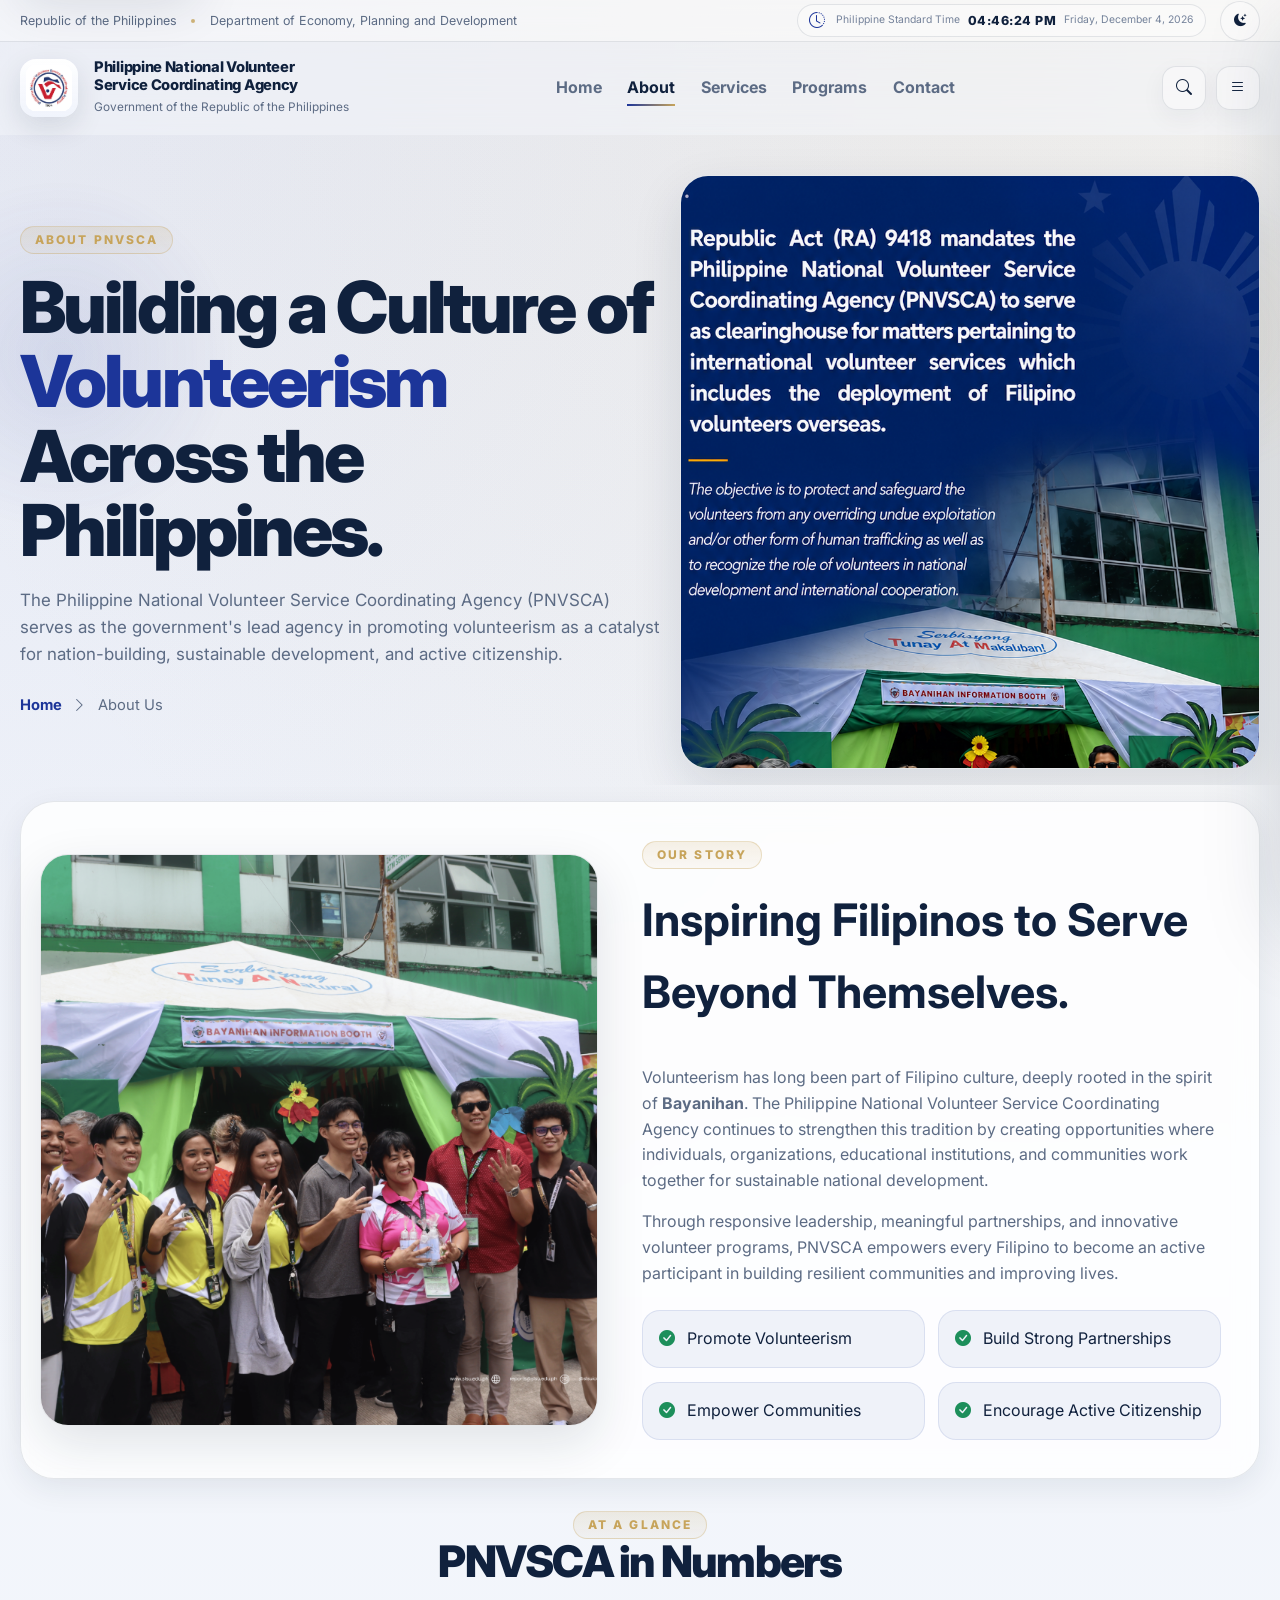
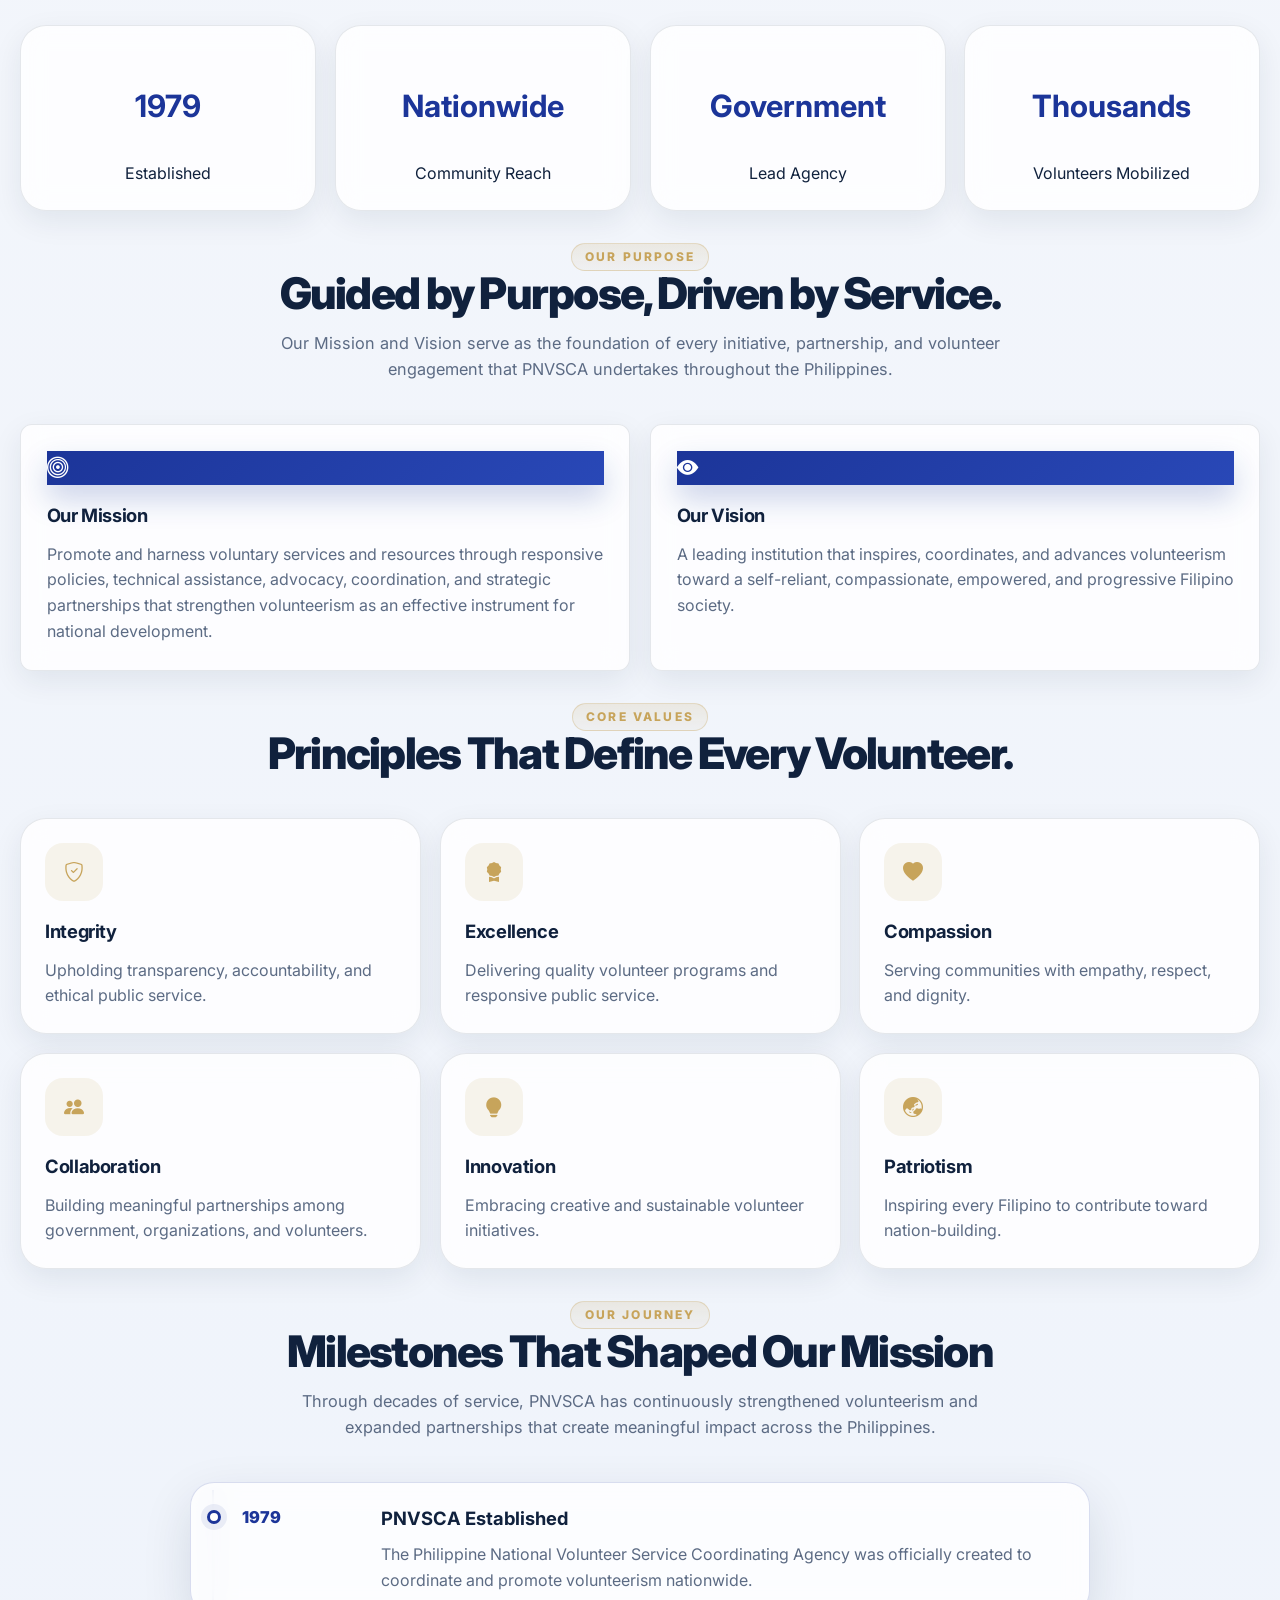
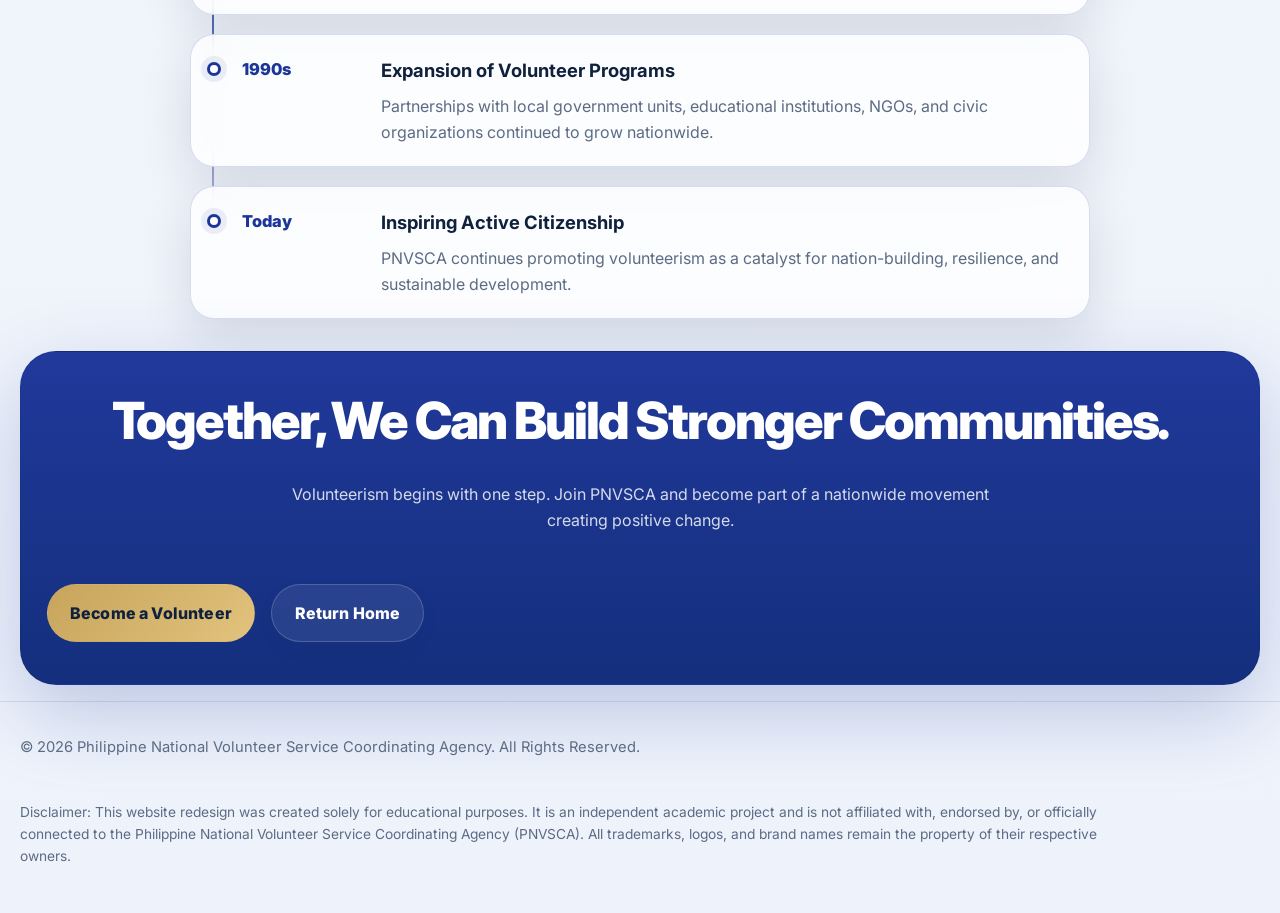
<file: about.html>
<!DOCTYPE html>
<html lang="en">

<head>

    <!-- ==========================================================
        META
    =========================================================== -->

    <meta charset="UTF-8">

    <meta http-equiv="X-UA-Compatible"
          content="IE=edge">

    <meta name="viewport"
          content="width=device-width, initial-scale=1.0">

    <title>

        About Us | Philippine National Volunteer Service Coordinating Agency

    </title>

    <meta name="description"
          content="Learn more about the Philippine National Volunteer Service Coordinating Agency, its mission, vision, history, leadership, and commitment to promoting volunteerism throughout the Philippines.">

    <meta name="keywords"
          content="PNVSCA, About PNVSCA, Volunteerism, Government, Philippines">

    <meta name="robots"
          content="index, follow">

    <meta name="theme-color"
          content="#1C3599">

    <!-- Open Graph -->

    <meta property="og:title"
          content="About PNVSCA">

    <meta property="og:description"
          content="Learn about the Philippine National Volunteer Service Coordinating Agency.">

    <meta property="og:type"
          content="website">

    <!-- Google Fonts -->

    <link rel="preconnect"
          href="https://fonts.googleapis.com">

    <link rel="preconnect"
          href="https://fonts.gstatic.com"
          crossorigin>

    <link href="https://fonts.googleapis.com/css2?family=Inter:wght@300;400;500;600;700;800;900&display=swap"
          rel="stylesheet">

    <!-- Bootstrap Icons -->

    <link rel="stylesheet"
          href="https://cdn.jsdelivr.net/npm/bootstrap-icons@1.11.3/font/bootstrap-icons.min.css">

    <!-- Stylesheet -->

    <link rel="stylesheet"
          href="style.css">

</head>

<body>

<!-- ==========================================================
     ACCESSIBILITY
=========================================================== -->

<a href="#main-content"
   class="skip-link">

    Skip to main content

</a>

<!-- ==========================================================
     LOADER
=========================================================== -->

<div class="loader">

    <div class="loader__content">

        <img src="Logo.jpg"
             alt="PNVSCA Logo">

        <div class="loader__spinner"></div>

        <p>

            Loading Website...

        </p>

    </div>

</div>

<!-- ==========================================================
     SCROLL PROGRESS
=========================================================== -->

<div class="scroll-progress"></div>

<div class="site-wrapper">

<header class="site-header">

    <!-- ======================================================
         GOVERNMENT UTILITY BAR
    ======================================================= -->

    <section class="utility-bar">

        <div class="container utility-bar__wrapper">

            <div class="utility-bar__left">

                <span>

                    Republic of the Philippines

                </span>

                <span class="separator"></span>

                <span>

                    Department of Economy, Planning and Development

                </span>

            </div>

            <div class="utility-bar__right">

                <div class="pst-clock">

                    <i class="bi bi-clock-history"></i>

                    <div class="pst-clock__content">

                        <small>

                            Philippine Standard Time

                        </small>

                        <span id="pstClock">

                            --:--:--

                        </span>

                        <small id="pstDate">

                            Loading...

                        </small>

                    </div>

                </div>

                <button id="themeToggle"
                        class="theme-toggle"
                        aria-label="Toggle Theme">

                    <i class="bi bi-moon-stars-fill"></i>

                </button>

            </div>

        </div>

    </section>

    <!-- ======================================================
         NAVIGATION
    ======================================================= -->

    <nav class="navbar">

        <div class="container navbar__wrapper">

            <!-- Brand -->

            <a href="index.html"
               class="navbar__brand">

                <img src="Logo.jpg"
                     alt="PNVSCA Logo">

                <div class="brand-text">

                    <h1>

                        Philippine National Volunteer
                        <br>
                        Service Coordinating Agency

                    </h1>

                    <p>

                        Government of the Republic of the Philippines

                    </p>

                </div>

            </a>

            <!-- Desktop Navigation -->

            <ul class="navbar__menu">

                <li>

                    <a href="index.html">

                        Home

                    </a>

                </li>

                <li>

                    <a href="about.html"
                       class="active">

                        About

                    </a>

                </li>

                <li>

                    <a href="services.html">

                        Services

                    </a>

                </li>

                <li>

                    <a href="services.html#programs">

                        Programs

                    </a>

                </li>

                <li>

                    <a href="#contact">

                        Contact

                    </a>

                </li>

            </ul>

            <!-- Controls -->

            <div class="navbar__controls">

                <button class="search-button"
                        aria-label="Search">

                    <i class="bi bi-search"></i>

                </button>

                <button id="menuToggle"
                        class="menu-toggle"
                        aria-label="Open Navigation">

                    <i class="bi bi-list"></i>

                </button>

            </div>

        </div>

    </nav>

    <!-- Mobile Navigation -->

    <aside class="mobile-menu">

        <div class="mobile-menu__header">

            <img src="Logo.jpg"
                 alt="PNVSCA Logo">

            <button id="closeMenu"
                    aria-label="Close Navigation">

                <i class="bi bi-x-lg"></i>

            </button>

        </div>

        <ul>

            <li><a href="index.html">Home</a></li>

            <li><a href="about.html">About</a></li>

            <li><a href="services.html">Services</a></li>

            <li><a href="services.html#programs">Programs</a></li>

            <li><a href="#contact">Contact</a></li>

        </ul>

    </aside>

    <div class="mobile-overlay"></div>

</header>

<!-- ==========================================================
     MAIN CONTENT
=========================================================== -->

<main id="main-content">

    <!-- ==========================================================
     ABOUT HERO
=========================================================== -->

<section class="about-hero">

    <!-- Decorative Background -->

    <div class="about-hero__background"
         aria-hidden="true">

        <span class="hero-circle hero-circle--one"></span>

        <span class="hero-circle hero-circle--two"></span>

    </div>

    <div class="container">

        <div class="about-hero__wrapper">

            <!-- ==================================================
                 CONTENT
            =================================================== -->

            <div class="about-hero__content reveal">

                <span class="section-tag">

                    ABOUT PNVSCA

                </span>

                <h1>

                    Building a Culture of
                    <span>Volunteerism</span>

                    Across the Philippines.

                </h1>

                <p>

                    The Philippine National Volunteer Service Coordinating
                    Agency (PNVSCA) serves as the government's lead agency
                    in promoting volunteerism as a catalyst for nation-building,
                    sustainable development, and active citizenship.

                </p>

                <!-- Breadcrumb -->

                <nav class="breadcrumb"
                     aria-label="Breadcrumb">

                    <a href="index.html">

                        Home

                    </a>

                    <i class="bi bi-chevron-right"></i>

                    <span>

                        About Us

                    </span>

                </nav>

            </div>

            <!-- ==================================================
                 IMAGE
            =================================================== -->

            <div class="about-hero__image reveal">

                <div class="about-hero__image-wrapper">

                    <img
                        src="About.png"
                        alt="PNVSCA Volunteers">

                </div>

            </div>

        </div>

    </div>

</section>

<!-- ==========================================================
     OUR STORY
=========================================================== -->

<section class="our-story">

    <div class="container">

        <div class="our-story__wrapper">

            <!-- ==================================================
                 IMAGE
            =================================================== -->

            <div class="our-story__image reveal">

                <div class="our-story__image-wrapper">

                    <img
                        src="Community Volunteerism.png"
                        alt="Community Volunteerism">

                </div>

            </div>

            <!-- ==================================================
                 CONTENT
            =================================================== -->

            <div class="our-story__content reveal">

                <span class="section-tag">

                    OUR STORY

                </span>

                <h2>

                    Inspiring Filipinos to
                    Serve Beyond Themselves.

                </h2>

                <p>

                    Volunteerism has long been part of Filipino culture,
                    deeply rooted in the spirit of <strong>Bayanihan</strong>.
                    The Philippine National Volunteer Service Coordinating Agency
                    continues to strengthen this tradition by creating
                    opportunities where individuals, organizations,
                    educational institutions, and communities work together
                    for sustainable national development.

                </p>

                <p>

                    Through responsive leadership, meaningful partnerships,
                    and innovative volunteer programs, PNVSCA empowers
                    every Filipino to become an active participant in
                    building resilient communities and improving lives.

                </p>

                <!-- Highlights -->

                <div class="story-highlights">

                    <article>

                        <i class="bi bi-check-circle-fill"></i>

                        <span>

                            Promote Volunteerism

                        </span>

                    </article>

                    <article>

                        <i class="bi bi-check-circle-fill"></i>

                        <span>

                            Build Strong Partnerships

                        </span>

                    </article>

                    <article>

                        <i class="bi bi-check-circle-fill"></i>

                        <span>

                            Empower Communities

                        </span>

                    </article>

                    <article>

                        <i class="bi bi-check-circle-fill"></i>

                        <span>

                            Encourage Active Citizenship

                        </span>

                    </article>

                </div>

            </div>

        </div>

    </div>

</section>

<!-- ==========================================================
     QUICK FACTS
=========================================================== -->

<section class="quick-facts">

    <div class="container">

        <div class="section-heading center reveal">

            <span class="section-tag">

                AT A GLANCE

            </span>

            <h2>

                PNVSCA in Numbers

            </h2>

        </div>

        <div class="quick-facts__grid">

            <article class="fact-card reveal">

                <h3>

                    1979

                </h3>

                <span>

                    Established

                </span>

            </article>

            <article class="fact-card reveal">

                <h3>

                    Nationwide

                </h3>

                <span>

                    Community Reach

                </span>

            </article>

            <article class="fact-card reveal">

                <h3>

                    Government

                </h3>

                <span>

                    Lead Agency

                </span>

            </article>

            <article class="fact-card reveal">

                <h3>

                    Thousands

                </h3>

                <span>

                    Volunteers Mobilized

                </span>

            </article>

        </div>

    </div>

</section>

<!-- ==========================================================
     MISSION & VISION
=========================================================== -->

<section class="mission-vision-page">

    <div class="container">

        <div class="section-heading center reveal">

            <span class="section-tag">

                OUR PURPOSE

            </span>

            <h2>

                Guided by Purpose,
                Driven by Service.

            </h2>

            <p>

                Our Mission and Vision serve as the foundation of every
                initiative, partnership, and volunteer engagement that
                PNVSCA undertakes throughout the Philippines.

            </p>

        </div>

        <div class="mission-vision-page__grid">

            <!-- Mission -->

            <article class="mission-card reveal">

                <div class="mission-card__icon">

                    <i class="bi bi-bullseye"></i>

                </div>

                <h3>

                    Our Mission

                </h3>

                <p>

                    Promote and harness voluntary services and resources
                    through responsive policies, technical assistance,
                    advocacy, coordination, and strategic partnerships
                    that strengthen volunteerism as an effective
                    instrument for national development.

                </p>

            </article>

            <!-- Vision -->

            <article class="mission-card reveal">

                <div class="mission-card__icon">

                    <i class="bi bi-eye-fill"></i>

                </div>

                <h3>

                    Our Vision

                </h3>

                <p>

                    A leading institution that inspires, coordinates,
                    and advances volunteerism toward a self-reliant,
                    compassionate, empowered, and progressive Filipino
                    society.

                </p>

            </article>

        </div>

    </div>

</section>

<!-- ==========================================================
     CORE VALUES
=========================================================== -->

<section class="core-values-page">

    <div class="container">

        <div class="section-heading center reveal">

            <span class="section-tag">

                CORE VALUES

            </span>

            <h2>

                Principles That Define
                Every Volunteer.

            </h2>

        </div>

        <div class="core-values-page__grid">

            <!-- Integrity -->

            <article class="value-box reveal">

                <i class="bi bi-shield-check"></i>

                <h3>

                    Integrity

                </h3>

                <p>

                    Upholding transparency,
                    accountability,
                    and ethical public service.

                </p>

            </article>

            <!-- Excellence -->

            <article class="value-box reveal">

                <i class="bi bi-award-fill"></i>

                <h3>

                    Excellence

                </h3>

                <p>

                    Delivering quality
                    volunteer programs
                    and responsive public service.

                </p>

            </article>

            <!-- Compassion -->

            <article class="value-box reveal">

                <i class="bi bi-heart-fill"></i>

                <h3>

                    Compassion

                </h3>

                <p>

                    Serving communities
                    with empathy,
                    respect,
                    and dignity.

                </p>

            </article>

            <!-- Collaboration -->

            <article class="value-box reveal">

                <i class="bi bi-people-fill"></i>

                <h3>

                    Collaboration

                </h3>

                <p>

                    Building meaningful
                    partnerships among
                    government,
                    organizations,
                    and volunteers.

                </p>

            </article>

            <!-- Innovation -->

            <article class="value-box reveal">

                <i class="bi bi-lightbulb-fill"></i>

                <h3>

                    Innovation

                </h3>

                <p>

                    Embracing creative
                    and sustainable
                    volunteer initiatives.

                </p>

            </article>

            <!-- Patriotism -->

            <article class="value-box reveal">

                <i class="bi bi-globe-asia-australia"></i>

                <h3>

                    Patriotism

                </h3>

                <p>

                    Inspiring every Filipino
                    to contribute
                    toward nation-building.

                </p>

            </article>

        </div>

    </div>

</section>

<!-- ==========================================================
     AGENCY TIMELINE
=========================================================== -->

<section class="journey-section">

    <div class="container">

        <div class="section-heading center reveal">

            <span class="section-tag">

                OUR JOURNEY

            </span>

            <h2>

                Milestones That Shaped
                Our Mission

            </h2>

            <p>

                Through decades of service, PNVSCA has continuously
                strengthened volunteerism and expanded partnerships
                that create meaningful impact across the Philippines.

            </p>

        </div>

        <div class="timeline">

            <article class="timeline-item reveal">

                <div class="timeline-year">

                    1979

                </div>

                <div class="timeline-content">

                    <h3>

                        PNVSCA Established

                    </h3>

                    <p>

                        The Philippine National Volunteer Service Coordinating
                        Agency was officially created to coordinate and promote
                        volunteerism nationwide.

                    </p>

                </div>

            </article>

            <article class="timeline-item reveal">

                <div class="timeline-year">

                    1990s

                </div>

                <div class="timeline-content">

                    <h3>

                        Expansion of Volunteer Programs

                    </h3>

                    <p>

                        Partnerships with local government units,
                        educational institutions, NGOs, and civic
                        organizations continued to grow nationwide.

                    </p>

                </div>

            </article>

            <article class="timeline-item reveal">

                <div class="timeline-year">

                    Today

                </div>

                <div class="timeline-content">

                    <h3>

                        Inspiring Active Citizenship

                    </h3>

                    <p>

                        PNVSCA continues promoting volunteerism
                        as a catalyst for nation-building,
                        resilience, and sustainable development.

                    </p>

                </div>

            </article>

        </div>

    </div>

</section>

<!-- ==========================================================
     STRATEGIC PARTNERS
=========================================================== -->
<!-- ==========================================================
     CALL TO ACTION
=========================================================== -->

<section class="about-cta">

    <div class="container">

        <div class="about-cta__wrapper reveal">

            <h2>

                Together, We Can Build
                Stronger Communities.

            </h2>

            <p>

                Volunteerism begins with one step.
                Join PNVSCA and become part of a nationwide
                movement creating positive change.

            </p>

            <div class="about-cta__buttons">

                <a href="services.html"

                   class="btn btn-primary">

                    Become a Volunteer

                </a>

                <a href="index.html"

                   class="btn btn-outline">

                    Return Home

                </a>

            </div>

        </div>

    </div>

</section>

<section class="footer-bottom">

        <div class="container footer-bottom__wrapper">

            <p>

                © 2026 Philippine National Volunteer Service Coordinating Agency.
                All Rights Reserved.

            </p>

            <p class="footer-disclaimer">

                Disclaimer: This website redesign was created solely for educational
                purposes. It is an independent academic project and is not affiliated
                with, endorsed by, or officially connected to the Philippine National
                Volunteer Service Coordinating Agency (PNVSCA). All trademarks,
                logos, and brand names remain the property of their respective owners.

            </p>

        </div>

    </section>

</footer>

<!-- ==========================================================
     SCROLL TO TOP
=========================================================== -->

<button id="scrollTop"
        class="scroll-top"
        aria-label="Back to Top">

    <i class="bi bi-arrow-up"></i>

</button>

<!-- ==========================================================
     TOAST NOTIFICATION
=========================================================== -->

<div id="toast"
     class="toast">

    <div class="toast__icon">

        <i class="bi bi-check-circle-fill"></i>

    </div>

    <div class="toast__content">

        <h4 id="toastTitle">

            Success

        </h4>

        <p id="toastMessage">

            Notification

        </p>

    </div>

</div>

</main>

</div>

<script src="script.js"></script>

</body>

</html>
</file>
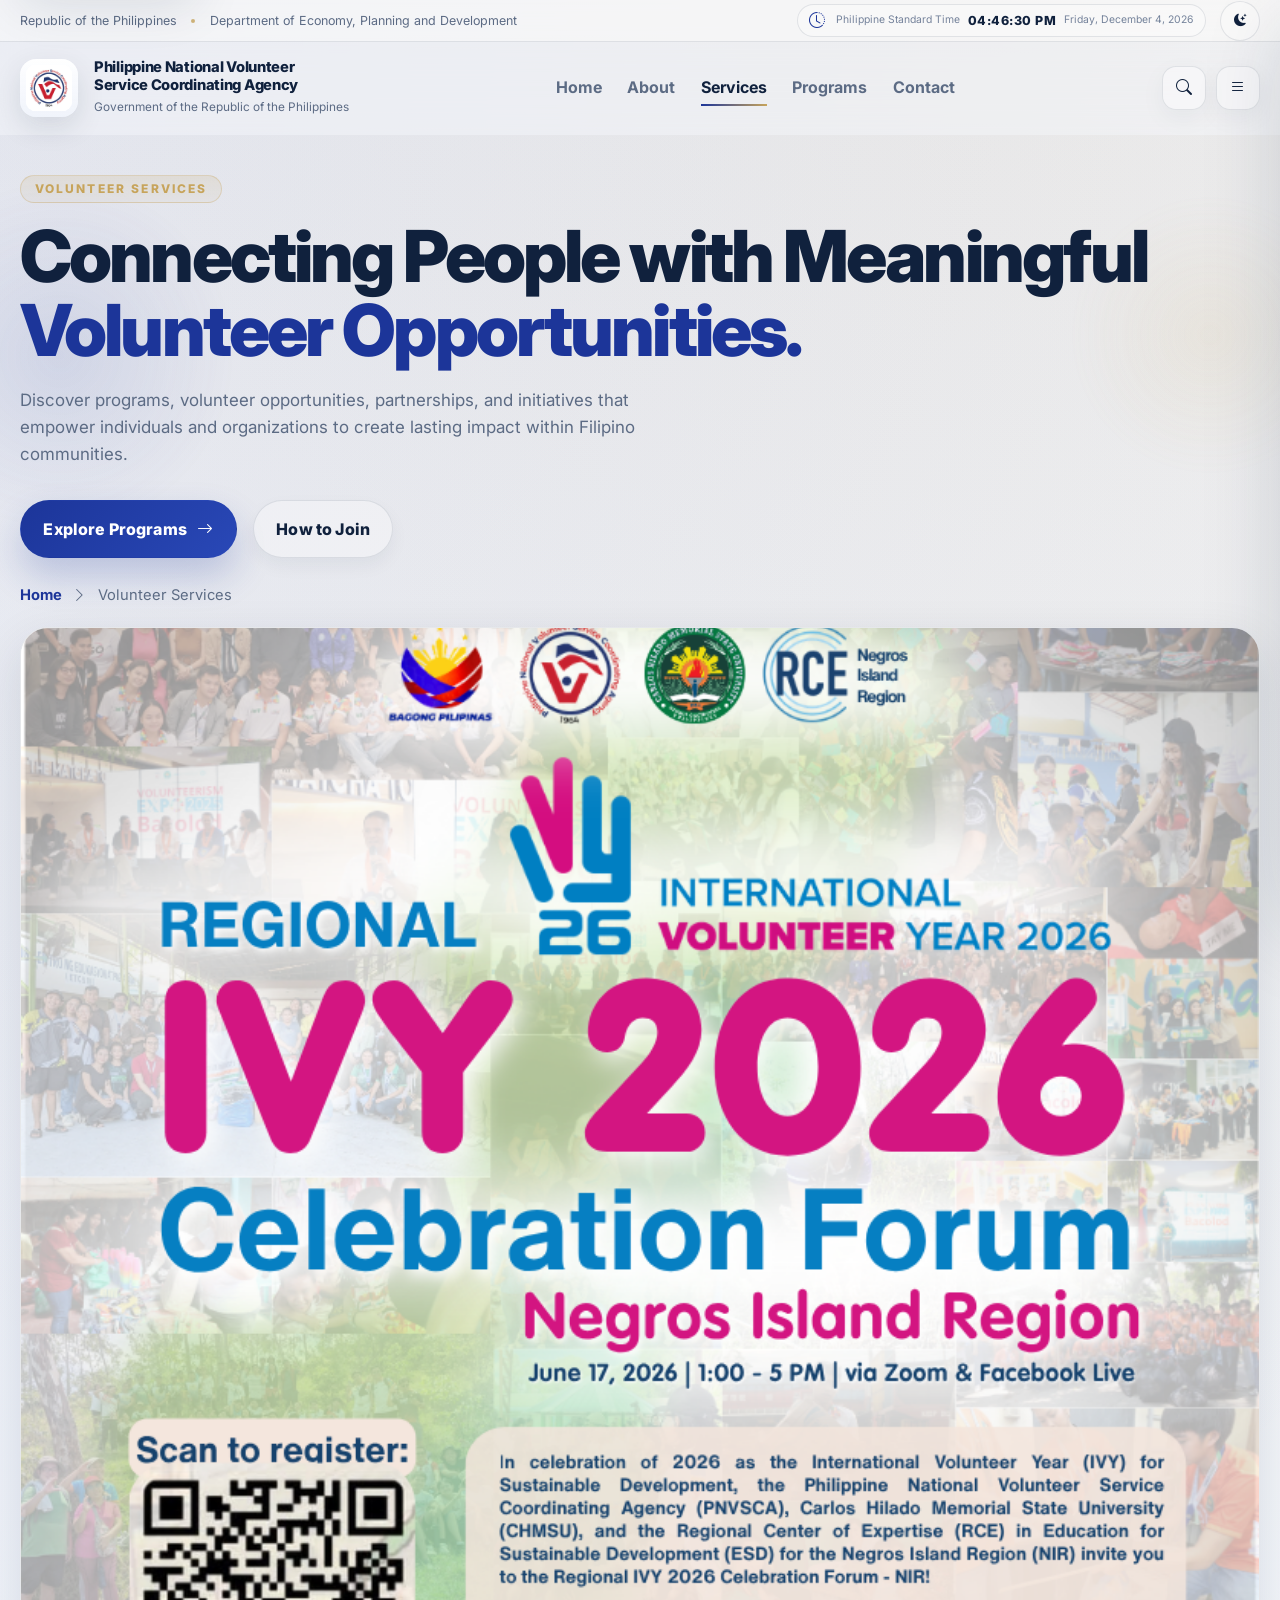
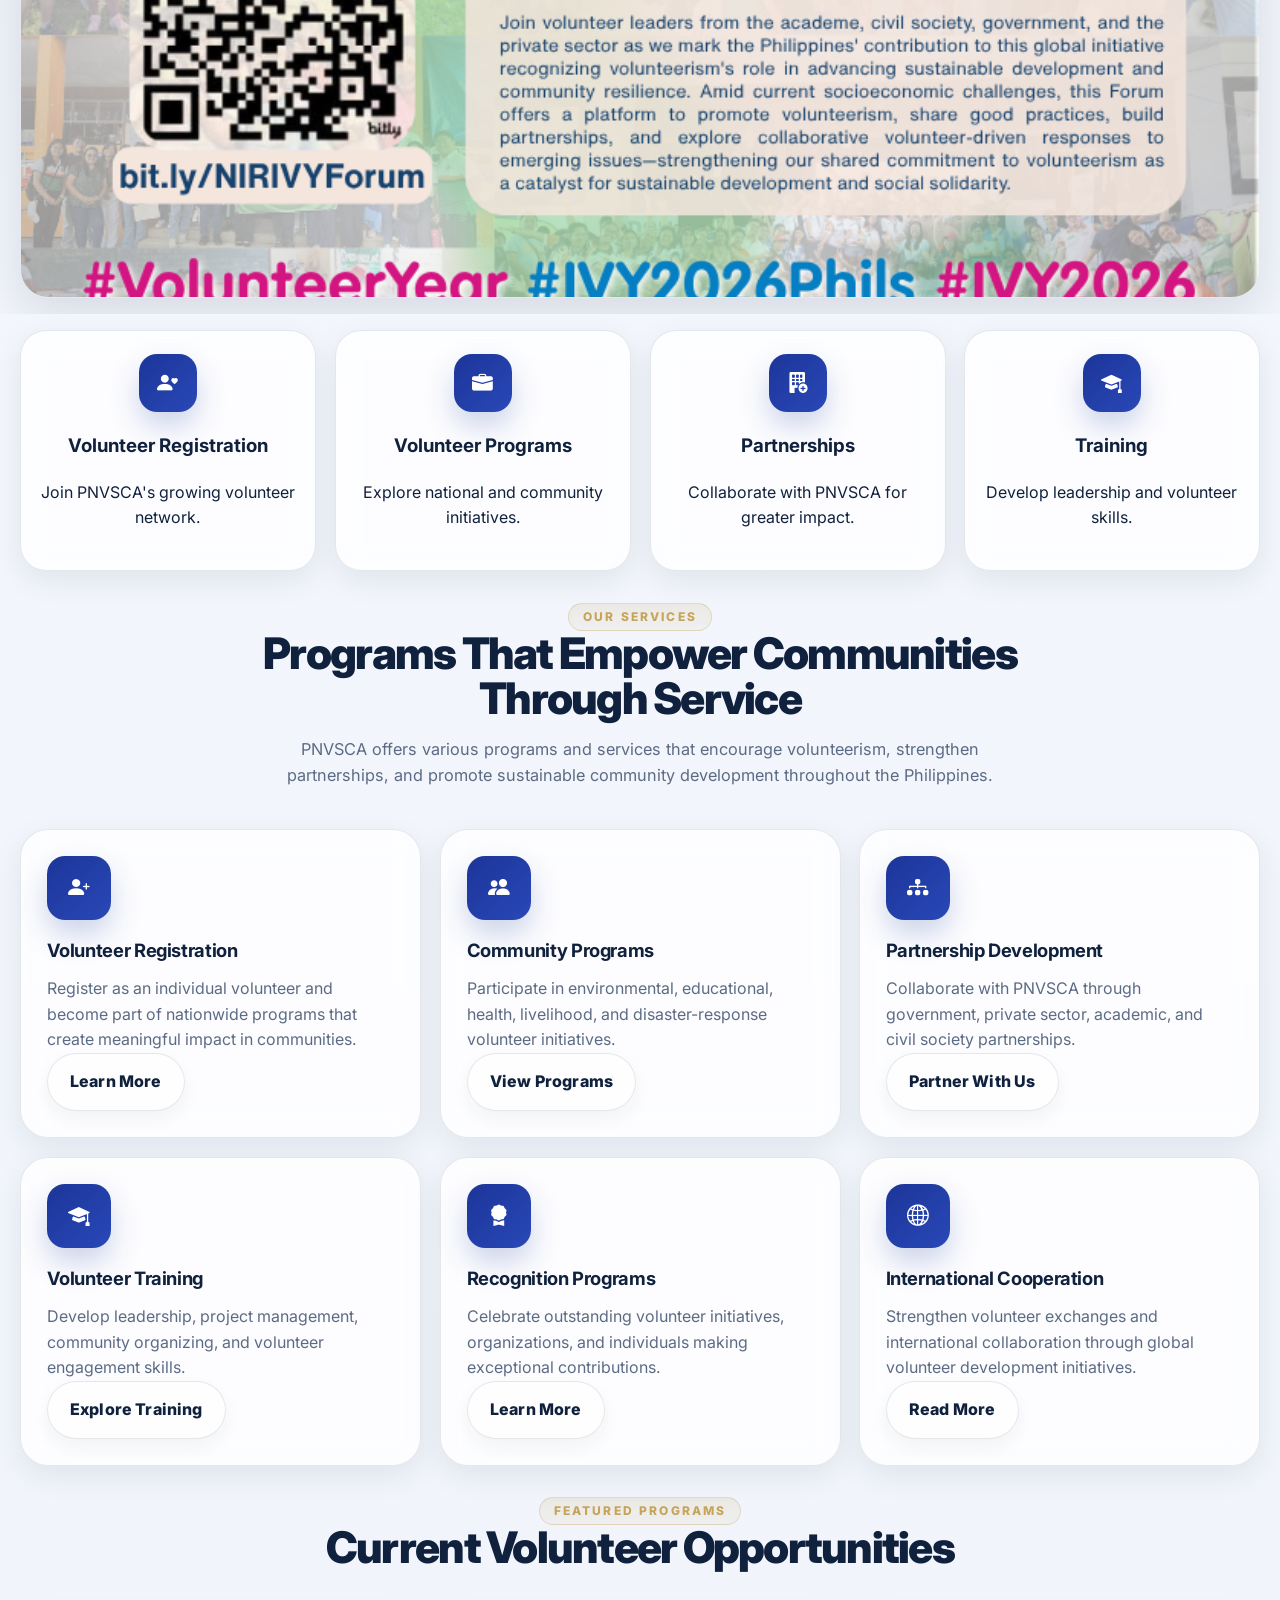
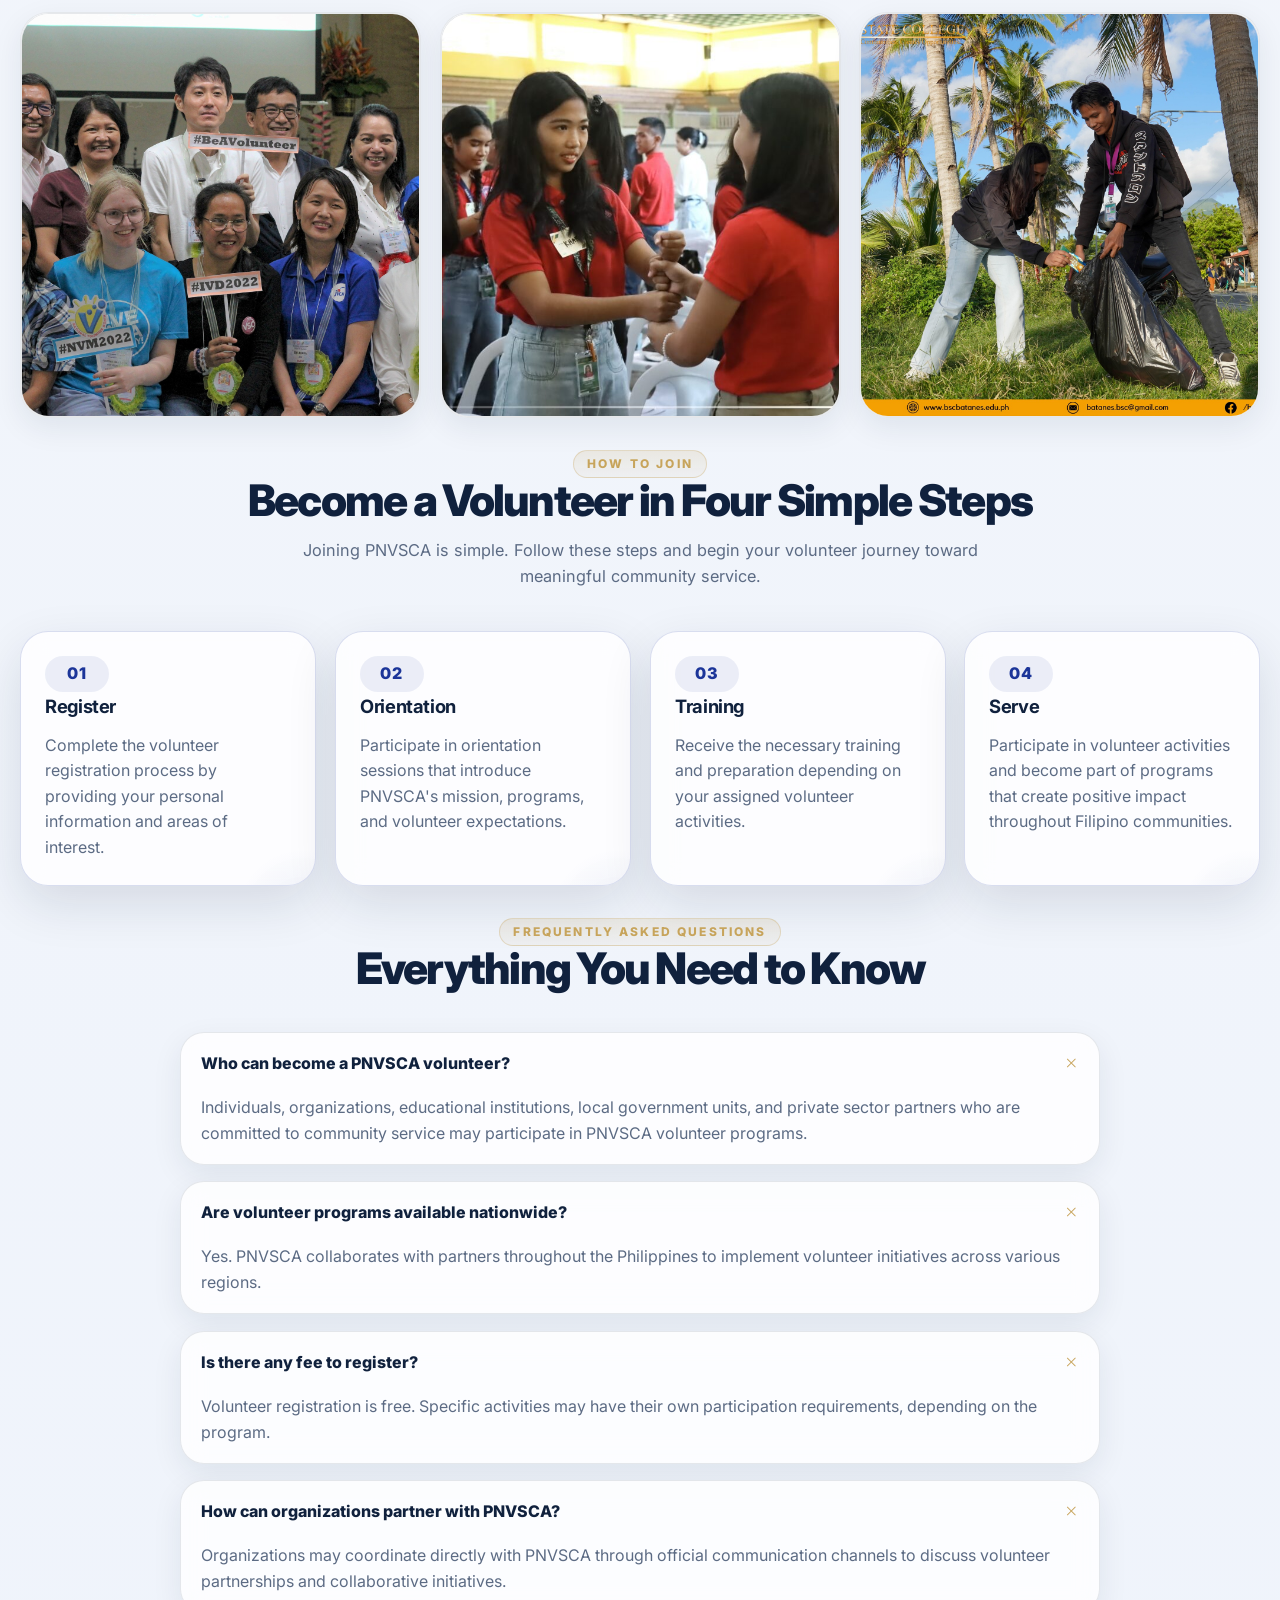
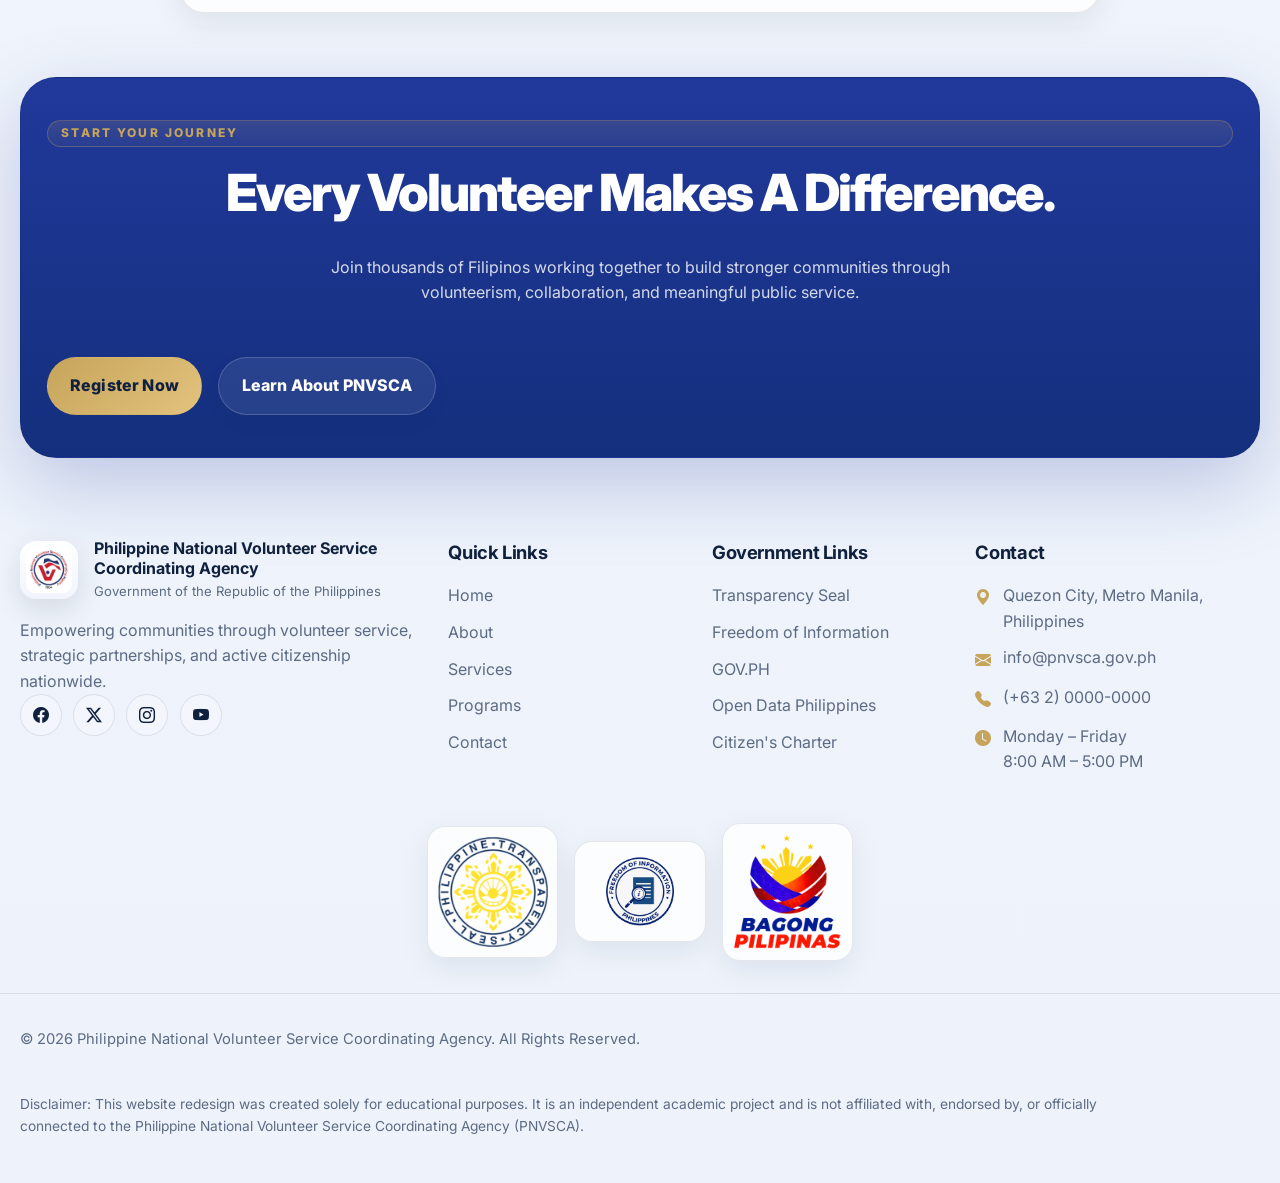
<file: services.html>
<!DOCTYPE html>
<html lang="en">

<head>

    <!-- ==========================================================
        META
    =========================================================== -->

    <meta charset="UTF-8">

    <meta http-equiv="X-UA-Compatible"
          content="IE=edge">

    <meta name="viewport"
          content="width=device-width, initial-scale=1.0">

    <title>

        Volunteer Services | Philippine National Volunteer Service Coordinating Agency

    </title>

    <meta name="description"
          content="Discover volunteer opportunities, programs, partnerships, and services offered by the Philippine National Volunteer Service Coordinating Agency.">

    <meta name="keywords"
          content="PNVSCA, Volunteer Services, Volunteer Opportunities, Philippines">

    <meta name="robots"
          content="index, follow">

    <meta name="theme-color"
          content="#1C3599">

    <!-- Open Graph -->

    <meta property="og:title"
          content="Volunteer Services | PNVSCA">

    <meta property="og:description"
          content="Explore volunteer opportunities through PNVSCA.">

    <!-- Fonts -->

    <link rel="preconnect"
          href="https://fonts.googleapis.com">

    <link rel="preconnect"
          href="https://fonts.gstatic.com"
          crossorigin>

    <link href="https://fonts.googleapis.com/css2?family=Inter:wght@300;400;500;600;700;800;900&display=swap"
          rel="stylesheet">

    <!-- Bootstrap Icons -->

    <link rel="stylesheet"
          href="https://cdn.jsdelivr.net/npm/bootstrap-icons@1.11.3/font/bootstrap-icons.min.css">

    <!-- CSS -->

    <link rel="stylesheet"
          href="style.css">

</head>

<body>

<!-- Skip Link -->

<a href="#main-content"

   class="skip-link">

    Skip to main content

</a>

<!-- Loader -->

<div class="loader">

    <div class="loader__content">

        <img src="Logo.jpg"

             alt="PNVSCA Logo">

        <div class="loader__spinner"></div>

        <p>

            Loading Website...

        </p>

    </div>

</div>

<!-- Scroll Progress -->

<div class="scroll-progress"></div>

<div class="site-wrapper">

<header class="site-header">

<!-- ======================================================
     GOVERNMENT BAR
====================================================== -->

<section class="utility-bar">

<div class="container utility-bar__wrapper">

<div class="utility-bar__left">

<span>

Republic of the Philippines

</span>

<span class="separator"></span>

<span>

Department of Economy, Planning and Development

</span>

</div>

<div class="utility-bar__right">

<div class="pst-clock">

<i class="bi bi-clock-history"></i>

<div class="pst-clock__content">

<small>

Philippine Standard Time

</small>

<span id="pstClock">

--:--:--

</span>

<small id="pstDate">

Loading...

</small>

</div>

</div>

<button id="themeToggle"

class="theme-toggle"

aria-label="Toggle Theme">

<i class="bi bi-moon-stars-fill"></i>

</button>

</div>

</div>

</section>

<!-- ======================================================
     NAVIGATION
====================================================== -->

<nav class="navbar">

<div class="container navbar__wrapper">

<a href="index.html"

class="navbar__brand">

<img src="Logo.jpg"

alt="PNVSCA Logo">

<div class="brand-text">

<h1>

Philippine National Volunteer

<br>

Service Coordinating Agency

</h1>

<p>

Government of the Republic of the Philippines

</p>

</div>

</a>

<ul class="navbar__menu">

<li>

<a href="index.html">

Home

</a>

</li>

<li>

<a href="about.html">

About

</a>

</li>

<li>

<a class="active"

href="services.html">

Services

</a>

</li>

<li>

<a href="#programs">

Programs

</a>

</li>

<li>

<a href="#contact">

Contact

</a>

</li>

</ul>

<div class="navbar__controls">

<button class="search-button">

<i class="bi bi-search"></i>

</button>

<button id="menuToggle"

class="menu-toggle">

<i class="bi bi-list"></i>

</button>

</div>

</div>

</nav>

<!-- Mobile Menu -->

<aside class="mobile-menu">

<div class="mobile-menu__header">

<img src="Logo.jpg"

alt="PNVSCA Logo">

<button id="closeMenu">

<i class="bi bi-x-lg"></i>

</button>

</div>

<ul>

<li><a href="index.html">Home</a></li>

<li><a href="about.html">About</a></li>

<li><a href="services.html">Services</a></li>

<li><a href="#programs">Programs</a></li>

<li><a href="#contact">Contact</a></li>

</ul>

</aside>

<div class="mobile-overlay"></div>

</header>

<main id="main-content">

    <!-- ==========================================================
     SERVICES HERO
=========================================================== -->

<section class="services-hero">

    <!-- Background Decoration -->

    <div class="services-hero__background"
         aria-hidden="true">

        <span class="hero-circle hero-circle--one"></span>
        <span class="hero-circle hero-circle--two"></span>

    </div>

    <div class="container">

        <div class="services-hero__wrapper">

            <!-- ==================================================
                 CONTENT
            =================================================== -->

            <div class="services-hero__content reveal">

                <span class="section-tag">

                    VOLUNTEER SERVICES

                </span>

                <h1>

                    Connecting People
                    with Meaningful
                    <span>Volunteer Opportunities.</span>

                </h1>

                <p>

                    Discover programs, volunteer opportunities,
                    partnerships, and initiatives that empower
                    individuals and organizations to create lasting
                    impact within Filipino communities.

                </p>

                <!-- CTA -->

                <div class="hero__buttons">

                    <a href="#programs"

                       class="btn btn-primary">

                        Explore Programs

                        <i class="bi bi-arrow-right"></i>

                    </a>

                    <a href="#process"

                       class="btn btn-outline">

                        How to Join

                    </a>

                </div>

                <!-- Breadcrumb -->

                <nav class="breadcrumb"
                     aria-label="Breadcrumb">

                    <a href="index.html">

                        Home

                    </a>

                    <i class="bi bi-chevron-right"></i>

                    <span>

                        Volunteer Services

                    </span>

                </nav>

            </div>

            <!-- ==================================================
                 IMAGE
            =================================================== -->

            <div class="services-hero__image reveal">

                <div class="services-hero__image-wrapper">

                    <img
                        src="Hero1.png"
                        alt="Volunteer Services">

                </div>

            </div>

        </div>

    </div>

</section>

<!-- ==========================================================
     QUICK SERVICES
=========================================================== -->

<section class="quick-services">

    <div class="container">

        <div class="quick-services__grid">

            <article class="service-card reveal">

                <i class="bi bi-person-heart"></i>

                <h3>

                    Volunteer Registration

                </h3>

                <p>

                    Join PNVSCA's growing volunteer network.

                </p>

            </article>

            <article class="service-card reveal">

                <i class="bi bi-briefcase-fill"></i>

                <h3>

                    Volunteer Programs

                </h3>

                <p>

                    Explore national and community initiatives.

                </p>

            </article>

            <article class="service-card reveal">

                <i class="bi bi-building-fill-add"></i>

                <h3>

                    Partnerships

                </h3>

                <p>

                    Collaborate with PNVSCA for greater impact.

                </p>

            </article>

            <article class="service-card reveal">

                <i class="bi bi-mortarboard-fill"></i>

                <h3>

                    Training

                </h3>

                <p>

                    Develop leadership and volunteer skills.

                </p>

            </article>

        </div>

    </div>

</section>

<!-- ==========================================================
     PROGRAMS & SERVICES
=========================================================== -->

<section class="services-section" id="programs">

    <div class="container">

        <div class="section-heading center reveal">

            <span class="section-tag">

                OUR SERVICES

            </span>

            <h2>

                Programs That Empower
                Communities Through Service

            </h2>

            <p>

                PNVSCA offers various programs and services that encourage
                volunteerism, strengthen partnerships, and promote sustainable
                community development throughout the Philippines.

            </p>

        </div>

        <div class="services-grid">

            <!-- Service 1 -->

            <article class="service-item reveal">

                <div class="service-item__icon">

                    <i class="bi bi-person-plus-fill"></i>

                </div>

                <h3>

                    Volunteer Registration

                </h3>

                <p>

                    Register as an individual volunteer and become part of
                    nationwide programs that create meaningful impact in
                    communities.

                </p>

                <a href="#process"

                   class="btn btn-secondary">

                    Learn More

                </a>

            </article>

            <!-- Service 2 -->

            <article class="service-item reveal">

                <div class="service-item__icon">

                    <i class="bi bi-people-fill"></i>

                </div>

                <h3>

                    Community Programs

                </h3>

                <p>

                    Participate in environmental, educational,
                    health, livelihood, and disaster-response
                    volunteer initiatives.

                </p>

                <a href="#"

                   class="btn btn-secondary">

                    View Programs

                </a>

            </article>

            <!-- Service 3 -->

            <article class="service-item reveal">

                <div class="service-item__icon">

                    <i class="bi bi-diagram-3-fill"></i>

                </div>

                <h3>

                    Partnership Development

                </h3>

                <p>

                    Collaborate with PNVSCA through government,
                    private sector, academic, and civil society
                    partnerships.

                </p>

                <a href="#"

                   class="btn btn-secondary">

                    Partner With Us

                </a>

            </article>

            <!-- Service 4 -->

            <article class="service-item reveal">

                <div class="service-item__icon">

                    <i class="bi bi-mortarboard-fill"></i>

                </div>

                <h3>

                    Volunteer Training

                </h3>

                <p>

                    Develop leadership, project management,
                    community organizing, and volunteer
                    engagement skills.

                </p>

                <a href="#"

                   class="btn btn-secondary">

                    Explore Training

                </a>

            </article>

            <!-- Service 5 -->

            <article class="service-item reveal">

                <div class="service-item__icon">

                    <i class="bi bi-award-fill"></i>

                </div>

                <h3>

                    Recognition Programs

                </h3>

                <p>

                    Celebrate outstanding volunteer initiatives,
                    organizations, and individuals making
                    exceptional contributions.

                </p>

                <a href="#"

                   class="btn btn-secondary">

                    Learn More

                </a>

            </article>

            <!-- Service 6 -->

            <article class="service-item reveal">

                <div class="service-item__icon">

                    <i class="bi bi-globe2"></i>

                </div>

                <h3>

                    International Cooperation

                </h3>

                <p>

                    Strengthen volunteer exchanges and international
                    collaboration through global volunteer
                    development initiatives.

                </p>

                <a href="#"

                   class="btn btn-secondary">

                    Read More

                </a>

            </article>

        </div>

    </div>

</section>

<!-- ==========================================================
     FEATURED PROGRAMS
=========================================================== -->

<section class="featured-services">

    <div class="container">

        <div class="section-heading center reveal">

            <span class="section-tag">

                FEATURED PROGRAMS

            </span>

            <h2>

                Current Volunteer Opportunities

            </h2>

        </div>

        <div class="featured-services__grid">

            <article class="featured-service reveal">

                <img
                    src="Volunteerism.jpg"
                    alt="Community Outreach">

                <div class="featured-service__content">

                    <h3>

                        Community Outreach

                    </h3>

                    <p>

                        Support local communities through
                        volunteer-driven outreach activities.

                    </p>

                </div>

            </article>

            <article class="featured-service reveal">

                <img
                    src="Leadership.jpg"
                    alt="Youth Leadership">

                <div class="featured-service__content">

                    <h3>

                        Youth Leadership

                    </h3>

                    <p>

                        Inspire young Filipinos through
                        leadership and civic engagement.

                    </p>

                </div>

            </article>

            <article class="featured-service reveal">

                <img
                    src="Program.jpg"
                    alt="Environmental Programs">

                <div class="featured-service__content">

                    <h3>

                        Environmental Programs

                    </h3>

                    <p>

                        Participate in environmental protection
                        and sustainability initiatives.

                    </p>

                </div>

            </article>

        </div>

    </div>

</section>

<!-- ==========================================================
     HOW TO BECOME A VOLUNTEER
=========================================================== -->

<section class="registration-process" id="process">

    <div class="container">

        <div class="section-heading center reveal">

            <span class="section-tag">

                HOW TO JOIN

            </span>

            <h2>

                Become a Volunteer
                in Four Simple Steps

            </h2>

            <p>

                Joining PNVSCA is simple. Follow these steps and begin your
                volunteer journey toward meaningful community service.

            </p>

        </div>

        <div class="process-grid">

            <article class="process-card reveal">

                <div class="process-number">

                    01

                </div>

                <h3>

                    Register

                </h3>

                <p>

                    Complete the volunteer registration process by
                    providing your personal information and areas of interest.

                </p>

            </article>

            <article class="process-card reveal">

                <div class="process-number">

                    02

                </div>

                <h3>

                    Orientation

                </h3>

                <p>

                    Participate in orientation sessions that introduce
                    PNVSCA's mission, programs, and volunteer expectations.

                </p>

            </article>

            <article class="process-card reveal">

                <div class="process-number">

                    03

                </div>

                <h3>

                    Training

                </h3>

                <p>

                    Receive the necessary training and preparation
                    depending on your assigned volunteer activities.

                </p>

            </article>

            <article class="process-card reveal">

                <div class="process-number">

                    04

                </div>

                <h3>

                    Serve

                </h3>

                <p>

                    Participate in volunteer activities and become
                    part of programs that create positive impact
                    throughout Filipino communities.

                </p>

            </article>

        </div>

    </div>

</section>

<!-- ==========================================================
     FREQUENTLY ASKED QUESTIONS
=========================================================== -->

<section class="faq-section">

    <div class="container">

        <div class="section-heading center reveal">

            <span class="section-tag">

                FREQUENTLY ASKED QUESTIONS

            </span>

            <h2>

                Everything You Need
                to Know

            </h2>

        </div>

        <div class="faq-wrapper">

            <!-- FAQ 1 -->

            <article class="faq-item reveal">

                <button class="faq-question">

                    <span>

                        Who can become a PNVSCA volunteer?

                    </span>

                    <i class="bi bi-plus-lg"></i>

                </button>

                <div class="faq-answer">

                    <p>

                        Individuals, organizations, educational institutions,
                        local government units, and private sector partners
                        who are committed to community service may participate
                        in PNVSCA volunteer programs.

                    </p>

                </div>

            </article>

            <!-- FAQ 2 -->

            <article class="faq-item reveal">

                <button class="faq-question">

                    <span>

                        Are volunteer programs available nationwide?

                    </span>

                    <i class="bi bi-plus-lg"></i>

                </button>

                <div class="faq-answer">

                    <p>

                        Yes. PNVSCA collaborates with partners throughout
                        the Philippines to implement volunteer initiatives
                        across various regions.

                    </p>

                </div>

            </article>

            <!-- FAQ 3 -->

            <article class="faq-item reveal">

                <button class="faq-question">

                    <span>

                        Is there any fee to register?

                    </span>

                    <i class="bi bi-plus-lg"></i>

                </button>

                <div class="faq-answer">

                    <p>

                        Volunteer registration is free. Specific activities
                        may have their own participation requirements,
                        depending on the program.

                    </p>

                </div>

            </article>

            <!-- FAQ 4 -->

            <article class="faq-item reveal">

                <button class="faq-question">

                    <span>

                        How can organizations partner with PNVSCA?

                    </span>

                    <i class="bi bi-plus-lg"></i>

                </button>

                <div class="faq-answer">

                    <p>

                        Organizations may coordinate directly with PNVSCA
                        through official communication channels to discuss
                        volunteer partnerships and collaborative initiatives.

                    </p>

                </div>

            </article>

        </div>

    </div>

</section>

<!-- ==========================================================
     CALL TO ACTION
=========================================================== -->

<section class="services-cta" id="contact">

    <div class="container">

        <div class="services-cta__wrapper reveal">

            <span class="section-tag">

                START YOUR JOURNEY

            </span>

            <h2>

                Every Volunteer Makes
                A Difference.

            </h2>

            <p>

                Join thousands of Filipinos working together to build
                stronger communities through volunteerism, collaboration,
                and meaningful public service.

            </p>

            <div class="services-cta__buttons">

                <a href="#process"

                   class="btn btn-primary">

                    Register Now

                </a>

                <a href="about.html"

                   class="btn btn-outline">

                    Learn About PNVSCA

                </a>

            </div>

        </div>

    </div>

</section>

<!-- ==========================================================
     FOOTER
=========================================================== -->

<footer class="site-footer">

    <section class="footer-top">

        <div class="container footer-grid">

            <!-- Brand -->

            <div class="footer-brand">

                <a href="index.html"

                   class="footer-logo">

                    <img src="Logo.jpg"

                         alt="PNVSCA Logo">

                    <div>

                        <h3>

                            Philippine National Volunteer
                            Service Coordinating Agency

                        </h3>

                        <span>

                            Government of the Republic
                            of the Philippines

                        </span>

                    </div>

                </a>

                <p>

                    Empowering communities through volunteer service,
                    strategic partnerships, and active citizenship
                    nationwide.

                </p>

                <div class="footer-social">

                    <a href="#" aria-label="Facebook">

                        <i class="bi bi-facebook"></i>

                    </a>

                    <a href="#" aria-label="Twitter">

                        <i class="bi bi-twitter-x"></i>

                    </a>

                    <a href="#" aria-label="Instagram">

                        <i class="bi bi-instagram"></i>

                    </a>

                    <a href="#" aria-label="YouTube">

                        <i class="bi bi-youtube"></i>

                    </a>

                </div>

            </div>

            <!-- Quick Links -->

            <div class="footer-links">

                <h4>

                    Quick Links

                </h4>

                <ul>

                    <li><a href="index.html">Home</a></li>

                    <li><a href="about.html">About</a></li>

                    <li><a href="services.html">Services</a></li>

                    <li><a href="#programs">Programs</a></li>

                    <li><a href="#contact">Contact</a></li>

                </ul>

            </div>

            <!-- Government -->

            <div class="footer-links">

                <h4>

                    Government Links

                </h4>

                <ul>

                    <li><a href="#">Transparency Seal</a></li>

                    <li><a href="#">Freedom of Information</a></li>

                    <li><a href="#">GOV.PH</a></li>

                    <li><a href="#">Open Data Philippines</a></li>

                    <li><a href="#">Citizen's Charter</a></li>

                </ul>

            </div>

            <!-- Contact -->

            <div class="footer-contact">

                <h4>

                    Contact

                </h4>

                <ul>

                    <li>

                        <i class="bi bi-geo-alt-fill"></i>

                        Quezon City,
                        Metro Manila,
                        Philippines

                    </li>

                    <li>

                        <i class="bi bi-envelope-fill"></i>

                        info@pnvsca.gov.ph

                    </li>

                    <li>

                        <i class="bi bi-telephone-fill"></i>

                        (+63 2) 0000-0000

                    </li>

                    <li>

                        <i class="bi bi-clock-fill"></i>

                        Monday – Friday
                        <br>

                        8:00 AM – 5:00 PM

                    </li>

                </ul>

            </div>

        </div>

    </section>

    <!-- Government Badges -->

    <section class="government-badges">

        <div class="container badges-wrapper">

            <a href="#">

                <img src="Transparency Seal.png"

                     alt="Transparency Seal">

            </a>

            <a href="#">

                <img src="FOI.png"

                     alt="Freedom of Information">

            </a>

            <a href="#">

                <img src="Bagong Pilipinas.png"

                     alt="Bagong Pilipinas">

            </a>

        </div>

    </section>

    <!-- Footer Bottom -->

    <section class="footer-bottom">

        <div class="container footer-bottom__wrapper">

            <p>

                © 2026 Philippine National Volunteer Service Coordinating Agency.
                All Rights Reserved.

            </p>

            <p class="footer-disclaimer">

                Disclaimer: This website redesign was created solely
                for educational purposes. It is an independent academic
                project and is not affiliated with, endorsed by,
                or officially connected to the Philippine National
                Volunteer Service Coordinating Agency (PNVSCA).

            </p>

        </div>

    </section>

</footer>

<!-- ==========================================================
     SCROLL TO TOP
=========================================================== -->

<button id="scrollTop"

        class="scroll-top"

        aria-label="Back to Top">

    <i class="bi bi-arrow-up"></i>

</button>

<!-- ==========================================================
     TOAST
=========================================================== -->

<div id="toast"

     class="toast">

    <div class="toast__icon">

        <i class="bi bi-check-circle-fill"></i>

    </div>

    <div class="toast__content">

        <h4 id="toastTitle">

            Success

        </h4>

        <p id="toastMessage">

            Notification

        </p>

    </div>

</div>

</main>

</div>

<script src="script.js"></script>

</body>

</html>
</file>
<file: style.css>
/* =========================================================
   PNVSCA STYLE SHEET
   Premium editorial government aesthetic
========================================================= */

/* -----------------------------
   DESIGN TOKENS
------------------------------ */
:root{
  --bg: #f5f7fb;
  --bg-alt: #eef3fb;
  --surface: rgba(255,255,255,0.82);
  --surface-solid: #ffffff;
  --surface-2: #f7f9fe;
  --text: #10213d;
  --muted: #5c6b84;
  --muted-2: #74829a;
  --border: rgba(16,33,61,0.10);
  --border-strong: rgba(16,33,61,0.18);
  --shadow-sm: 0 10px 30px rgba(16,33,61,0.08);
  --shadow-md: 0 18px 50px rgba(16,33,61,0.12);
  --shadow-lg: 0 28px 80px rgba(16,33,61,0.18);
  --primary: #1c3599;
  --primary-2: #2948b7;
  --primary-3: #0f2b7a;
  --accent: #c7a45b;
  --accent-2: #e2c37d;
  --success: #1d8f5b;
  --danger: #c53f4d;
  --warning: #b07b1f;
  --radius-xs: 12px;
  --radius-sm: 16px;
  --radius-md: 22px;
  --radius-lg: 30px;
  --radius-xl: 38px;
  --container: 1240px;
  --transition: 240ms cubic-bezier(.2,.7,.2,1);
  --transition-slow: 420ms cubic-bezier(.2,.7,.2,1);
  --topbar-h: 42px;
  --nav-h: 92px;
  --ring: 0 0 0 4px rgba(28,53,153,0.14);
}

body.dark-mode{
  --bg: #07101f;
  --bg-alt: #0c1730;
  --surface: rgba(8,15,28,0.82);
  --surface-solid: #0d1728;
  --surface-2: #111d33;
  --text: #eef3ff;
  --muted: #b2bfd6;
  --muted-2: #8ea0bf;
  --border: rgba(255,255,255,0.10);
  --border-strong: rgba(255,255,255,0.18);
  --shadow-sm: 0 10px 30px rgba(0,0,0,0.22);
  --shadow-md: 0 18px 50px rgba(0,0,0,0.28);
  --shadow-lg: 0 28px 80px rgba(0,0,0,0.38);
  --ring: 0 0 0 4px rgba(226,195,125,0.16);
}

/* -----------------------------
   RESET / BASE
------------------------------ */
*,
*::before,
*::after{ box-sizing:border-box; }

html{
  scroll-behavior:smooth;
  -webkit-text-size-adjust:100%;
}

body{
  margin:0;
  min-height:100vh;
  font-family: Inter, system-ui, -apple-system, BlinkMacSystemFont, "Segoe UI", Roboto, Arial, sans-serif;
  color:var(--text);
  background:
    radial-gradient(circle at top left, rgba(28,53,153,0.08), transparent 32%),
    radial-gradient(circle at 80% 0%, rgba(199,164,91,0.10), transparent 28%),
    linear-gradient(180deg, var(--bg) 0%, var(--bg-alt) 100%);
  line-height:1.6;
  overflow-x:hidden;
  text-rendering:optimizeLegibility;
  -webkit-font-smoothing:antialiased;
}

img{
  max-width:100%;
  display:block;
}

a{
  color:inherit;
  text-decoration:none;
  transition:color var(--transition), opacity var(--transition), transform var(--transition), border-color var(--transition), background var(--transition), box-shadow var(--transition);
}

button,
input,
textarea{
  font:inherit;
}

button{
  cursor:pointer;
}

::selection{
  background:rgba(28,53,153,0.18);
  color:var(--text);
}

:focus-visible{
  outline:none;
  box-shadow:var(--ring);
}

/* -----------------------------
   LAYOUT HELPERS
------------------------------ */
.container{
  width:min(calc(100% - 2rem), var(--container));
  margin-inline:auto;
}

.site-wrapper{
  position:relative;
  isolation:isolate;
}

.text-center,
.center{
  text-align:center;
}

.section-tag,
.hero__subtitle{
  display:inline-flex;
  align-items:center;
  gap:.5rem;
  padding:.42rem .85rem;
  border:1px solid rgba(199,164,91,0.30);
  border-radius:999px;
  background:linear-gradient(180deg, rgba(199,164,91,0.15), rgba(199,164,91,0.06));
  color:var(--accent);
  letter-spacing:.18em;
  text-transform:uppercase;
  font-size:.75rem;
  font-weight:800;
  line-height:1;
}

.section-heading{
  max-width:860px;
  margin:0 auto 2.6rem;
}

.section-heading h2,
.hero__content h2,
.about-hero__content h1,
.services-hero__content h1,
.about-cta h2,
.services-cta h2,
.ivy__content h2,
.volunteer-content h2,
.program-feature__content h2{
  margin:0;
  color:var(--text);
  font-weight:850;
  letter-spacing:-0.04em;
  line-height:1.04;
}

.section-heading h2{
  font-size:clamp(2rem, 3.4vw, 3.6rem);
}

.section-heading p{
  margin:.9rem auto 0;
  color:var(--muted);
  max-width:72ch;
  font-size:1.02rem;
}

.section-heading.center{
  text-align:center;
}

/* -----------------------------
   ACCESSIBILITY
------------------------------ */
.skip-link{
  position:absolute;
  left:1rem;
  top:-4rem;
  z-index:1000;
  padding:.8rem 1rem;
  border-radius:999px;
  background:var(--primary);
  color:#fff;
  box-shadow:var(--shadow-md);
}

.skip-link:focus{
  top:1rem;
}

/* -----------------------------
   LOADER
------------------------------ */
.loader{
  position:fixed;
  inset:0;
  z-index:4000;
  display:grid;
  place-items:center;
  background:
    radial-gradient(circle at top, rgba(28,53,153,0.18), transparent 35%),
    linear-gradient(180deg, rgba(245,247,251,0.98), rgba(239,243,251,0.98));
  backdrop-filter:blur(16px);
  transition:opacity .6s ease, visibility .6s ease, transform .6s ease;
}

body.dark-mode .loader{
  background:
    radial-gradient(circle at top, rgba(28,53,153,0.22), transparent 35%),
    linear-gradient(180deg, rgba(7,16,31,0.98), rgba(12,23,48,0.98));
}

.loader.hidden{
  opacity:0;
  visibility:hidden;
  transform:scale(1.02);
}

.loader__content{
  display:grid;
  justify-items:center;
  gap:1rem;
  padding:2rem 2.2rem;
}

.loader__content img{
  width:92px;
  height:92px;
  object-fit:contain;
  filter:drop-shadow(0 14px 32px rgba(28,53,153,0.22));
}

.loader__spinner{
  width:42px;
  height:42px;
  border-radius:50%;
  border:3px solid rgba(28,53,153,0.18);
  border-top-color:var(--primary);
  animation:spin 1s linear infinite;
}

.loader__content p{
  margin:0;
  color:var(--muted);
  letter-spacing:.04em;
  font-weight:600;
}

@keyframes spin{ to{ transform:rotate(360deg);} }

/* -----------------------------
   SCROLL PROGRESS / TOP
------------------------------ */
.scroll-progress{
  position:fixed;
  left:0;
  top:0;
  width:0%;
  height:4px;
  z-index:3500;
  background:linear-gradient(90deg, var(--primary), var(--accent));
  box-shadow:0 0 24px rgba(28,53,153,0.22);
}

.scroll-top{
  position:fixed;
  right:1rem;
  bottom:1rem;
  z-index:1200;
  width:52px;
  height:52px;
  border:none;
  border-radius:50%;
  display:grid;
  place-items:center;
  color:#fff;
  background:linear-gradient(180deg, var(--primary), var(--primary-3));
  box-shadow:var(--shadow-md);
  opacity:0;
  visibility:hidden;
  transform:translateY(18px) scale(.95);
  transition:opacity var(--transition), visibility var(--transition), transform var(--transition), box-shadow var(--transition);
}

.scroll-top:hover{
  transform:translateY(0) scale(1.04);
  box-shadow:var(--shadow-lg);
}

.scroll-top.show{
  opacity:1;
  visibility:visible;
  transform:translateY(0);
}

/* -----------------------------
   HEADER / NAVIGATION
------------------------------ */
.site-header{
  position:sticky;
  top:0;
  z-index:1500;
}

.utility-bar{
  height:var(--topbar-h);
  display:flex;
  align-items:center;
  border-bottom:1px solid var(--border);
  background:rgba(255,255,255,0.58);
  backdrop-filter:blur(18px);
}

body.dark-mode .utility-bar{
  background:rgba(8,15,28,0.68);
}

.utility-bar__wrapper{
  display:flex;
  align-items:center;
  justify-content:space-between;
  gap:1rem;
  font-size:.78rem;
  color:var(--muted);
}

.utility-bar__left,
.utility-bar__right{
  display:flex;
  align-items:center;
  gap:.9rem;
}

.utility-bar__left{
  flex-wrap:wrap;
}

.separator{
  width:4px;
  height:4px;
  border-radius:50%;
  background:var(--accent);
  opacity:.8;
}

.pst-clock{
  display:flex;
  align-items:center;
  gap:.7rem;
  padding:.2rem .7rem;
  border:1px solid var(--border);
  border-radius:999px;
  background:rgba(255,255,255,0.28);
}

body.dark-mode .pst-clock{
  background:rgba(255,255,255,0.03);
}

.pst-clock i{
  font-size:1rem;
  color:var(--primary);
}

.pst-clock__content{
  display:flex;
  align-items:center;
  gap:.5rem;
}

.pst-clock__content small{
  color:var(--muted-2);
}

#pstClock{
  font-weight:800;
  letter-spacing:.04em;
  color:var(--text);
}

#pstDate{
  white-space:nowrap;
}

.theme-toggle{
  width:40px;
  height:40px;
  border:1px solid var(--border);
  border-radius:50%;
  display:grid;
  place-items:center;
  background:rgba(255,255,255,0.3);
  color:var(--text);
}

.theme-toggle:hover{
  transform:translateY(-1px);
  box-shadow:var(--shadow-sm);
}

.navbar{
  min-height:var(--nav-h);
  border-bottom:1px solid transparent;
  background:rgba(245,247,251,0.48);
  backdrop-filter:blur(18px);
  transition:background var(--transition), box-shadow var(--transition), border-color var(--transition);
}

body.dark-mode .navbar{
  background:rgba(7,16,31,0.50);
}

.navbar.scrolled{
  background:rgba(255,255,255,0.82);
  border-bottom-color:var(--border);
  box-shadow:0 12px 34px rgba(16,33,61,0.08);
}

body.dark-mode .navbar.scrolled{
  background:rgba(8,15,28,0.88);
  box-shadow:0 12px 34px rgba(0,0,0,0.22);
}

.navbar__wrapper{
  min-height:inherit;
  display:flex;
  align-items:center;
  justify-content:space-between;
  gap:1.25rem;
}

.navbar__brand{
  display:flex;
  align-items:center;
  gap:1rem;
  min-width:0;
}

.navbar__brand img,
.mobile-menu__header img,
.footer-logo img{
  width:58px;
  height:58px;
  object-fit:contain;
  border-radius:16px;
  background:linear-gradient(180deg, rgba(255,255,255,0.95), rgba(240,244,252,0.88));
  padding:.35rem;
  box-shadow:0 10px 28px rgba(16,33,61,0.12);
}

.brand-text{
  min-width:0;
}

.brand-text h1{
  margin:0;
  font-size:.92rem;
  line-height:1.2;
  letter-spacing:-0.02em;
  font-weight:800;
  color:var(--text);
}

.brand-text p{
  margin:.25rem 0 0;
  font-size:.74rem;
  color:var(--muted);
}

.navbar__menu{
  display:flex;
  align-items:center;
  gap:1.6rem;
  list-style:none;
  margin:0;
  padding:0;
}

.navbar__menu a{
  position:relative;
  padding:.25rem 0;
  font-weight:700;
  color:var(--muted);
}

.navbar__menu a::after{
  content:"";
  position:absolute;
  left:0;
  bottom:-.28rem;
  width:100%;
  height:2px;
  transform:scaleX(0);
  transform-origin:left;
  background:linear-gradient(90deg, var(--primary), var(--accent));
  transition:transform var(--transition);
}

.navbar__menu a:hover,
.navbar__menu a.active{
  color:var(--text);
}

.navbar__menu a:hover::after,
.navbar__menu a.active::after{
  transform:scaleX(1);
}

.navbar__controls{
  display:flex;
  align-items:center;
  gap:.65rem;
}

.search-button,
.menu-toggle{
  width:44px;
  height:44px;
  border:1px solid var(--border);
  border-radius:14px;
  background:rgba(255,255,255,0.4);
  color:var(--text);
  display:grid;
  place-items:center;
  box-shadow:0 8px 24px rgba(16,33,61,0.05);
}

body.dark-mode .search-button,
body.dark-mode .menu-toggle{
  background:rgba(255,255,255,0.04);
}

.search-button:hover,
.menu-toggle:hover,
.theme-toggle:hover{
  border-color:var(--border-strong);
  transform:translateY(-1px);
}

/* -----------------------------
   MOBILE NAVIGATION
------------------------------ */
.mobile-menu{
  position:fixed;
  top:0;
  right:0;
  width:min(86vw, 380px);
  height:100vh;
  padding:1rem;
  z-index:2500;
  background:
    linear-gradient(180deg, rgba(255,255,255,0.96), rgba(245,247,251,0.98));
  border-left:1px solid var(--border);
  box-shadow:var(--shadow-lg);
  transform:translateX(102%);
  transition:transform var(--transition-slow);
  display:flex;
  flex-direction:column;
  gap:1rem;
}

body.dark-mode .mobile-menu{
  background:
    linear-gradient(180deg, rgba(9,17,31,0.98), rgba(13,23,40,0.98));
}

.mobile-menu.active{
  transform:translateX(0);
}

.mobile-menu__header{
  display:flex;
  align-items:center;
  justify-content:space-between;
  gap:1rem;
  padding:.25rem 0 .75rem;
  border-bottom:1px solid var(--border);
}

.mobile-menu__header img{
  width:52px;
  height:52px;
}

.mobile-menu__header button{
  width:42px;
  height:42px;
  border:none;
  border-radius:12px;
  background:var(--surface-2);
  color:var(--text);
}

.mobile-menu ul{
  list-style:none;
  margin:0;
  padding:0;
  display:grid;
  gap:.55rem;
}

.mobile-menu li a{
  display:flex;
  align-items:center;
  justify-content:space-between;
  padding:1rem 1rem;
  border-radius:18px;
  font-weight:700;
  background:transparent;
  color:var(--text);
  border:1px solid transparent;
}

.mobile-menu li a:hover{
  background:rgba(28,53,153,0.08);
  border-color:rgba(28,53,153,0.10);
}

.mobile-government-links{
  margin-top:auto;
  display:grid;
  gap:.6rem;
  padding-top:1rem;
  border-top:1px solid var(--border);
}

.mobile-government-links a{
  padding:.9rem 1rem;
  border-radius:16px;
  border:1px solid var(--border);
  color:var(--muted);
  background:rgba(255,255,255,0.28);
}

body.dark-mode .mobile-government-links a{
  background:rgba(255,255,255,0.03);
}

.mobile-overlay{
  position:fixed;
  inset:0;
  z-index:2400;
  background:rgba(4,8,16,0.48);
  backdrop-filter:blur(4px);
  opacity:0;
  visibility:hidden;
  transition:opacity var(--transition), visibility var(--transition);
}

.mobile-overlay.active{
  opacity:1;
  visibility:visible;
}

/* -----------------------------
   BUTTONS
------------------------------ */
.btn{
  display:inline-flex;
  align-items:center;
  justify-content:center;
  gap:.65rem;
  min-height:52px;
  padding:.95rem 1.4rem;
  border-radius:999px;
  border:1px solid transparent;
  font-weight:800;
  letter-spacing:.01em;
  transition:transform var(--transition), box-shadow var(--transition), background var(--transition), border-color var(--transition), color var(--transition);
}

.btn:hover{
  transform:translateY(-2px);
}

.btn-primary{
  color:#fff;
  background:linear-gradient(135deg, var(--primary), var(--primary-2));
  box-shadow:0 18px 36px rgba(28,53,153,0.22);
}

.btn-primary:hover{
  box-shadow:0 22px 42px rgba(28,53,153,0.28);
}

.btn-outline,
.btn-secondary{
  border-color:var(--border);
  background:rgba(255,255,255,0.35);
  color:var(--text);
  box-shadow:0 8px 18px rgba(16,33,61,0.05);
}

body.dark-mode .btn-outline,
body.dark-mode .btn-secondary{
  background:rgba(255,255,255,0.03);
}

.btn-outline:hover,
.btn-secondary:hover{
  border-color:rgba(28,53,153,0.18);
  background:rgba(28,53,153,0.06);
}

.submit-btn{
  width:100%;
}

/* -----------------------------
   HERO / SECTION SHELLS
------------------------------ */
.hero,
.about-hero,
.services-hero{

    position: relative;
    overflow: hidden;
    padding: 2.5rem 0 1rem;


  }

.hero{

    min-height: auto;

}

.hero__wrapper,
.about-hero__wrapper,
.services-hero__wrapper{
  display:grid;
  gap:3rem;
  align-items:center;
}

.hero__background,
.about-hero__background,
.services-hero__background{
  position:absolute;
  inset:0;
  pointer-events:none;
  overflow:hidden;
}

.hero-circle{
  position:absolute;
  border-radius:50%;
  filter:blur(4px);
  opacity:.58;
}

.hero-circle--one{
  width:360px;
  height:360px;
  left:-120px;
  top:40px;
  background:radial-gradient(circle, rgba(28,53,153,0.18) 0%, rgba(28,53,153,0) 70%);
}

.hero-circle--two{
  width:280px;
  height:280px;
  right:-70px;
  top:60px;
  background:radial-gradient(circle, rgba(199,164,91,0.18) 0%, rgba(199,164,91,0) 72%);
}

.hero-circle--three{
  width:220px;
  height:220px;
  right:16%;
  bottom:-60px;
  background:radial-gradient(circle, rgba(28,53,153,0.10) 0%, rgba(28,53,153,0) 74%);
}

/* HERO */
.hero__content{
  position:relative;
  z-index:1;
  max-width:640px;
}

.hero__content h2{
  font-size:clamp(2.6rem, 6vw, 5.7rem);
  margin-top:1rem;
}

.hero__content h2 span,
.about-hero__content h1 span,
.services-hero__content h1 span,
.ivy__content h2 span{
  color:var(--primary);
}

.hero__content p,
.about-hero__content p,
.services-hero__content p,
.about-cta p,
.services-cta p,
.ivy__content p,
.volunteer-content p,
.program-feature__content p,
.section-heading p,
.info-card p,
.feature-card p,
.service-item p,
.news-card__body p,
.featured-service__content p,
.process-card p,
.contact-info p,
.contact-card p,
.footer-brand p,
.footer-disclaimer,
.footer-contact li,
.our-story__content p,
.mission-card p,
.value-box p,
.timeline-content p,
.faq-answer p{
  color:var(--muted);
}

.hero__content p{
  max-width:62ch;
  font-size:1.08rem;
  margin:1.2rem 0 0;
}

.hero__buttons,
.about-cta__buttons,
.services-cta__buttons,
.volunteer-buttons,
.program-buttons{
  display:flex;
  flex-wrap:wrap;
  gap:1rem;
  margin-top:2rem;
}


.hero__image,
.about-hero__image,
.services-hero__image{
    position:relative;
    z-index:1;
}

.hero-image__card,
.about-hero__image-wrapper,
.services-hero__image-wrapper,
.our-story__image-wrapper,
.info-card__image,
.ivy-image-wrapper,
.volunteer-image img,
.featured-service img,
.news-card__image img{
  border-radius:28px;
  overflow:hidden;
  background:var(--surface-solid);
  border:1px solid var(--border);
  box-shadow:var(--shadow-md);
}

.hero-image__card{
  position:relative;
  padding:.85rem;
  background:linear-gradient(180deg, rgba(255,255,255,0.8), rgba(247,249,254,0.74));
}

body.dark-mode .hero-image__card{
  background:linear-gradient(180deg, rgba(11,19,34,0.88), rgba(13,23,40,0.82));
}

.hero-slider{
  position:relative;
  aspect-ratio: 4 / 4.15;
  overflow:hidden;
  border-radius:12px;
}

.hero-slide{
    position:absolute;
    inset:0;
    width:100%;
    height:100%;
    object-fit:cover;
    opacity:0;
    transform:scale(1.02);
    transition:opacity .7s ease, transform .9s ease;
}

.hero-slide.active{
  opacity:1;
  transform:scale(1);
  z-index:1;
}

.slider-btn{
  position:absolute;
  top:50%;
  transform:translateY(-50%);
  width:48px;
  height:48px;
  border:none;
  border-radius:50%;
  display:grid;
  place-items:center;
  background:rgba(8,15,28,0.52);
  color:#fff;
  backdrop-filter:blur(10px);
  box-shadow:0 12px 26px rgba(0,0,0,0.22);
  z-index:2;
}

.slider-btn:hover{
  background:rgba(28,53,153,0.82);
}

.slider-btn.prev{ left:1.1rem; }
.slider-btn.next{ right:1.1rem; }

.slider-dots{
  position:absolute;
  left:50%;
  bottom:1rem;
  transform:translateX(-50%);
  display:flex;
  gap:.55rem;
  z-index:2;
}

.dot{
  width:10px;
  height:10px;
  border-radius:999px;
  border:none;
  background:rgba(255,255,255,0.52);
  box-shadow:0 0 0 1px rgba(255,255,255,0.25);
  transition:transform var(--transition), width var(--transition), background var(--transition);
}

.dot.active{
  width:30px;
  background:var(--accent);
  transform:none;
}

.scroll-indicator{

    display: none;

}
.scroll-indicator i{
  color:var(--primary);
  animation:bounce 1.8s infinite;
}

@keyframes bounce{
  0%,100%{ transform:translateY(0); }
  50%{ transform:translateY(6px); }
}

/* -----------------------------
   SECTIONS
------------------------------ */
section{
  position:relative;
}

.about-preview,
.mission-vision,
.featured-programs,
.ivy-section,
.volunteer-section,
.impact-section,
.contact-section,
.footer-top,
.footer-bottom,
.quick-services,
.services-section,
.featured-services,
.registration-process,
.faq-section,
.services-cta,
.about-story,
.our-story,
.quick-facts,
.mission-vision-page,
.core-values-page,
.journey-section,
.about-cta{
  padding:1rem 0;
}

.about-preview__grid,
.quick-services__grid,
.quick-facts__grid,
.about-hero__wrapper,
.services-hero__wrapper,
.about-cta__wrapper,
.services-cta__wrapper,
.services-grid,
.featured-services__grid,
.news-grid,
.core-values-page__grid,
.mission-vision-page__grid,
.impact-grid,
.process-grid,
.faq-wrapper{
  display:grid;
  gap:1.2rem;
}

/* Cards generic */
.feature-card,
.info-card,
.service-card,
.service-item,
.featured-service,
.news-card,
.mission-card,
.value-box,
.fact-card,
.impact-card,
.process-card,
.contact-card,
.timeline-item,
.faq-item,
.program-feature,
.about-cta__wrapper,
.services-cta__wrapper,
.volunteer-image,
.volunteer-content,
.ivy,
.our-story__wrapper{
  background:var(--surface);
  border:1px solid var(--border);
  box-shadow:var(--shadow-sm);
  backdrop-filter:blur(12px);
}

/* -----------------------------
   ABOUT PREVIEW / FEATURE CARDS
------------------------------ */
.about-preview__grid{
  grid-template-columns:repeat(3,minmax(0,1fr));
}

.feature-card{
  padding:1.5rem;
  border-radius:26px;
}

.feature-card__icon{
  width:58px;
  height:58px;
  border-radius:18px;
  display:grid;
  place-items:center;
  color:#fff;
  background:linear-gradient(135deg, var(--primary), var(--primary-2));
  box-shadow:0 14px 30px rgba(28,53,153,0.22);
  margin-bottom:1rem;
  font-size:1.3rem;
}

.feature-card h3,
.info-card h2,
.service-item h3,
.featured-service__content h3,
.news-card h3,
.mission-card h3,
.value-box h3,
.process-card h3,
.contact-info h3,
.contact-card h4,
.footer-links h4,
.footer-contact h4{
  margin:0;
  font-size:1.15rem;
  letter-spacing:-0.02em;
}

.feature-card p,
.info-card p,
.service-item p,
.featured-service__content p,
.news-card p,
.mission-card p,
.value-box p,
.process-card p{
  margin:.7rem 0 0;
}

/* -----------------------------
   MISSION VISION SECTION (HOME)
------------------------------ */
.mission-vision__wrapper{
  display:grid;
  grid-template-columns:repeat(2,minmax(0,1fr));
  gap:1.2rem;
}

.info-card{
  border-radius:30px;
  padding:1.2rem;
}

.info-card__image{
  margin-bottom:1.2rem;
}

.info-card__image img{
  width:100%;
  aspect-ratio: 16 / 9;
  object-fit:cover;
}

/* -----------------------------
   FEATURED PROGRAMS / NEWS
------------------------------ */
.program-feature{
  border-radius:34px;
  overflow:hidden;
  display:grid;
  grid-template-columns:1.05fr .95fr;
}

.program-feature__image img,
.featured-service img,
.news-card__image img{
  width:100%;
  height:100%;
  object-fit:cover;
}

.program-feature__content{
  padding:2rem;
  display:flex;
  flex-direction:column;
  justify-content:center;
}

.program-date{
  display:inline-flex;
  width:fit-content;
  padding:.35rem .8rem;
  border-radius:999px;
  background:rgba(28,53,153,0.08);
  color:var(--primary);
  font-weight:800;
  font-size:.82rem;
}

.program-feature__content h2{
  font-size:clamp(1.7rem, 2.8vw, 2.7rem);
  margin-top:1rem;
}

.news-grid{
  grid-template-columns:repeat(2,minmax(0,1fr));
  margin-top:1.2rem;
}

.news-card{
  overflow:hidden;
  border-radius:28px;
}

.news-card__image{
  aspect-ratio:16 / 10;
  overflow:hidden;
}

.news-card__body{
  padding:1.3rem;
}

.news-card__body span{
  display:inline-flex;
  margin-bottom:.7rem;
  color:var(--accent);
  font-weight:800;
  font-size:.82rem;
}

.news-card .btn{
  margin-top:1rem;
}

/* -----------------------------
   IVY / FEATURE CAMPAIGN
------------------------------ */
.ivy{
  display:grid;
  grid-template-columns:1.1fr .9fr;
  gap:1.5rem;
  align-items:center;
  border-radius:36px;
  padding:1.4rem;
}

.ivy__content{
  padding:1.5rem;
}

.ivy__content h2{
  font-size:clamp(2.2rem, 4vw, 4.2rem);
  margin-top:1rem;
}

.ivy__stats{
  display:grid;
  grid-template-columns:repeat(3,minmax(0,1fr));
  gap:1rem;
  margin:1.6rem 0 0;
}

.ivy .stat-card{
  padding:1rem 1.1rem;
  border-radius:20px;
}

.ivy__image img{
  width:100%;
  aspect-ratio: 4 / 4.25;
  object-fit:cover;
}

/* -----------------------------
   VOLUNTEER SECTION
------------------------------ */
.volunteer-wrapper{
  display:grid;
  grid-template-columns:1fr 1fr;
  gap:1.2rem;
  align-items:center;
}

.volunteer-image{
  position:relative;
  border-radius:32px;
  overflow:hidden;
  padding:0;
}

.volunteer-image img{
  width:100%;
  aspect-ratio: 16 / 14;
  object-fit:cover;
  border-radius:32px;
  border:none;
  box-shadow:none;
}

.volunteer-badge{
  position:absolute;
  left:1rem;
  bottom:1rem;
  display:flex;
  align-items:center;
  gap:.9rem;
  padding:1rem 1.1rem;
  border-radius:20px;
  background:rgba(8,15,28,0.74);
  color:#fff;
  backdrop-filter:blur(10px);
  box-shadow:var(--shadow-md);
}

.volunteer-badge i{
  width:46px;
  height:46px;
  border-radius:50%;
  display:grid;
  place-items:center;
  background:rgba(199,164,91,0.16);
  color:var(--accent);
  font-size:1.15rem;
}

.volunteer-badge h4,
.volunteer-badge span{
  margin:0;
}

.volunteer-badge span{
  color:rgba(255,255,255,0.76);
  font-size:.9rem;
}

.volunteer-content{
  border-radius:32px;
  padding:1.8rem;
}

.volunteer-content h2{
  font-size:clamp(2.2rem, 4vw, 4rem);
  margin-top:1rem;
}

/* -----------------------------
   IMPACT / FACTS
------------------------------ */
.impact-grid,
.quick-facts__grid{
  grid-template-columns:repeat(4,minmax(0,1fr));
}

.impact-card{
  text-align:center;
  padding:1.8rem 1.2rem;
  border-radius:28px;
}

.impact-card i{
  font-size:1.4rem;
  color:var(--accent);
  margin-bottom:.9rem;
}

.impact-card h2{
  font-size:clamp(2rem, 3vw, 3rem);
  color:var(--text);
  margin-bottom:.2rem;
}

/* -----------------------------
   ABOUT PAGE
------------------------------ */
.about-hero__wrapper{
  grid-template-columns:1.05fr .95fr;
}

.about-hero__content h1,
.services-hero__content h1{
  font-size:clamp(2.7rem, 5.6vw, 5.3rem);
  margin-top:1rem;
}

.about-hero__content p,
.services-hero__content p{
  margin-top:1.2rem;
  max-width:62ch;
  font-size:1.06rem;
}

.breadcrumb{
  display:flex;
  align-items:center;
  gap:.65rem;
  margin-top:1.6rem;
  flex-wrap:wrap;
  color:var(--muted);
  font-size:.92rem;
}

.breadcrumb a{
  color:var(--primary);
  font-weight:700;
}

.about-hero__image-wrapper img,
.our-story__image-wrapper img,
.services-hero__image-wrapper img{
  width:100%;
  aspect-ratio: 4 / 4.1;
  object-fit:cover;
}

.our-story__wrapper{
  display:grid;
  grid-template-columns:.95fr 1.05fr;
  gap:1.5rem;
  align-items:center;
  border-radius:34px;
  padding:1.2rem;
}

.our-story__content{
  padding:1.2rem;
}

.our-story__content h2{
  font-size:clamp(2rem, 3.5vw, 3.4rem);
  margin-top:1rem;
}

.story-highlights{
  display:grid;
  grid-template-columns:repeat(2,minmax(0,1fr));
  gap:.85rem;
  margin-top:1.5rem;
}

.story-highlights article{
  display:flex;
  align-items:center;
  gap:.75rem;
  padding:.95rem 1rem;
  border-radius:18px;
  background:rgba(28,53,153,0.06);
  border:1px solid rgba(28,53,153,0.10);
}

.story-highlights i{
  color:var(--success);
}

/* Quick facts */
.quick-facts{
  position:relative;
}

.fact-card{
  text-align:center;
  padding:1.5rem 1rem;
  border-radius:26px;
}

.fact-card h3{
  color:var(--primary);
  font-size:clamp(1.6rem, 2.4vw, 2.1rem);
}

/* Mission vision page */
.mission-vision-page__grid{
  grid-template-columns:repeat(2,minmax(0,1fr));
}

.mission-card{
  padding:1.6rem;
  border-radius:12px;
  text-align:left;
}

.mission-card__icon{

  display:flex;
  place-items:center;
  color:#fff;
  background:linear-gradient(135deg, var(--primary), var(--primary-2));
  margin-bottom:1rem;
  box-shadow:0 14px 30px rgba(28,53,153,0.22);
  font-size:1.35rem;
}

/* Core values */
.core-values-page__grid{
  grid-template-columns:repeat(3,minmax(0,1fr));
}

.value-box{
  padding:1.5rem;
  border-radius:26px;
}

.value-box i{
  display:inline-grid;
  place-items:center;
  width:58px;
  height:58px;
  border-radius:18px;
  background:rgba(199,164,91,0.12);
  color:var(--accent);
  font-size:1.25rem;
  margin-bottom:1rem;
}

/* Timeline */
.timeline{
  position:relative;
  display:grid;
  gap:1.2rem;
  max-width:900px;
  margin:0 auto;
}

.timeline::before{
  content:"";
  position:absolute;
  left:1.4rem;
  top:.5rem;
  bottom:.5rem;
  width:2px;
  background:linear-gradient(180deg, var(--primary), rgba(28,53,153,0.10));
}

.timeline-item{
  position:relative;
  display:grid;
  grid-template-columns:120px 1fr;
  gap:1.2rem;
  padding:1.3rem 1.3rem 1.3rem 3.2rem;
  border-radius:24px;
}

.timeline-item::before{
  content:"";
  position:absolute;
  left:1rem;
  top:1.7rem;
  width:14px;
  height:14px;
  border-radius:50%;
  background:var(--surface-solid);
  border:3px solid var(--primary);
  box-shadow:0 0 0 6px rgba(28,53,153,0.08);
}

.timeline-year{
  font-size:1.02rem;
  font-weight:850;
  color:var(--primary);
}

.timeline-content h3{
  margin:0;
  font-size:1.15rem;
}

.timeline-content p{
  margin:.55rem 0 0;
}

.timeline-item{
  opacity:.86;
  transform:translateY(8px);
  transition:opacity var(--transition), transform var(--transition), box-shadow var(--transition), border-color var(--transition);
}

.timeline-item.active{
  opacity:1;
  transform:translateY(0);
  box-shadow:var(--shadow-md);
  border-color:rgba(28,53,153,0.16);
}

/* About CTA */
.about-cta__wrapper,
.services-cta__wrapper{
  text-align:center;
  border-radius:36px;
  padding:2.6rem 1.6rem;
  background:
    linear-gradient(180deg, rgba(28,53,153,0.98), rgba(15,43,122,0.98));
  color:#fff;
  box-shadow:0 28px 80px rgba(28,53,153,0.24);
}

.about-cta__wrapper h2,
.services-cta__wrapper h2{
  margin:0;
  color:#fff;
  font-size:clamp(2rem, 4vw, 3.4rem);
}

.about-cta__wrapper p,
.services-cta__wrapper p{
  color:rgba(255,255,255,0.82);
  max-width:70ch;
  margin:1rem auto 0;
}

.about-cta .btn-outline,
.services-cta .btn-outline{
  background:rgba(255,255,255,0.08);
  color:#fff;
  border-color:rgba(255,255,255,0.18);
}

.about-cta .btn-outline:hover,
.services-cta .btn-outline:hover{
  background:rgba(255,255,255,0.14);
}

.about-cta .btn-primary,
.services-cta .btn-primary{
  background:linear-gradient(135deg, var(--accent), var(--accent-2));
  color:#0f213f;
  box-shadow:none;
}

/* -----------------------------
   SERVICES PAGE
------------------------------ */
.quick-services__grid{
  grid-template-columns:repeat(4,minmax(0,1fr));
}

.service-card{
  text-align:center;
  padding:1.45rem 1.1rem;
  border-radius:26px;
}

.service-card i{
  width:58px;
  height:58px;
  margin:0 auto 1rem;
  border-radius:18px;
  display:grid;
  place-items:center;
  color:#fff;
  background:linear-gradient(135deg, var(--primary), var(--primary-2));
  box-shadow:0 14px 30px rgba(28,53,153,0.22);
  font-size:1.3rem;
}

.services-grid{
  grid-template-columns:repeat(3,minmax(0,1fr));
}

.service-item{
  border-radius:28px;
  padding:1.6rem;
  display:flex;
  flex-direction:column;
}

.service-item__icon{
  width:64px;
  height:64px;
  border-radius:18px;
  display:grid;
  place-items:center;
  color:#fff;
  background:linear-gradient(135deg, var(--primary), var(--primary-2));
  box-shadow:0 14px 30px rgba(28,53,153,0.22);
  margin-bottom:1rem;
  font-size:1.35rem;
}

.service-item .btn{
  margin-top:auto;
  width:fit-content;
}

/* Featured services */
.featured-services__grid{
  grid-template-columns:repeat(3,minmax(0,1fr));
}

.featured-service{
  overflow:hidden;
  border-radius:28px;
}

.featured-service img{
  aspect-ratio: 16 / 11;
}

.featured-service__content{
  padding:1.2rem;
}

/* Process */
.process-grid{
  grid-template-columns:repeat(4,minmax(0,1fr));
}

.process-card{
  border-radius:28px;
  padding:1.5rem;
  position:relative;
  overflow:hidden;
  opacity:.8;
  transform:translateY(10px);
  transition:opacity var(--transition), transform var(--transition), box-shadow var(--transition), border-color var(--transition);
}

.process-card::after{
  content:"";
  position:absolute;
  inset:auto -20% -40% auto;
  width:140px;
  height:140px;
  border-radius:50%;
  background:radial-gradient(circle, rgba(28,53,153,0.08), transparent 68%);
  pointer-events:none;
}

.process-card.active{
  opacity:1;
  transform:translateY(0);
  box-shadow:var(--shadow-md);
  border-color:rgba(28,53,153,0.16);
}

.process-number{
  display:inline-flex;
  align-items:center;
  justify-content:center;
  min-width:64px;
  height:36px;
  padding:0 .9rem;
  border-radius:999px;
  background:rgba(28,53,153,0.08);
  color:var(--primary);
  font-weight:850;
  letter-spacing:.08em;
}

/* FAQ */
.faq-wrapper{
  max-width:920px;
  margin:0 auto;
  gap:1rem;
}

.faq-item{
  border-radius:24px;
  overflow:hidden;
}

.faq-question{
  width:100%;
  display:flex;
  align-items:center;
  justify-content:space-between;
  gap:1rem;
  padding:1.15rem 1.25rem;
  border:none;
  background:transparent;
  color:var(--text);
  text-align:left;
  font-weight:800;
}

.faq-question i{
  transition:transform var(--transition), color var(--transition);
  color:var(--primary);
}

.faq-answer{
  max-height:0;
  overflow:hidden;
  transition:max-height var(--transition-slow), padding var(--transition-slow);
  padding:0 1.25rem;
}

.faq-answer p{
  margin:0;
  padding-bottom:1.1rem;
}

.faq-item.active .faq-answer{
  max-height:220px;
  padding-top:0;
}

.faq-item.active .faq-question i{
  transform:rotate(45deg);
  color:var(--accent);
}

/* Services CTA */
.services-cta{
  padding-top:3rem;
}

/* -----------------------------
   CONTACT SECTION
------------------------------ */
.contact-wrapper{
  display:grid;
  grid-template-columns:.92fr 1.08fr;
  gap:1.2rem;
  align-items:start;
}

.contact-info,
.contact-form{
  border-radius:30px;
  padding:1.6rem;
}

.contact-info{
  position:relative;
}

.contact-card{
  display:flex;
  align-items:flex-start;
  gap:1rem;
  padding:1rem;
  border-radius:20px;
  margin-top:1rem;
}

.contact-card__icon{
  width:46px;
  height:46px;
  flex:none;
  border-radius:14px;
  display:grid;
  place-items:center;
  background:rgba(28,53,153,0.08);
  color:var(--primary);
}

.contact-social,
.footer-social{
  display:flex;
  flex-wrap:wrap;
  gap:.7rem;
}

.contact-social{
  margin-top:1.3rem;
}

.contact-social a,
.footer-social a{
  width:42px;
  height:42px;
  border-radius:50%;
  display:grid;
  place-items:center;
  border:1px solid var(--border);
  background:rgba(255,255,255,0.25);
  color:var(--text);
}

body.dark-mode .contact-social a,
body.dark-mode .footer-social a{
  background:rgba(255,255,255,0.04);
}

.contact-social a:hover,
.footer-social a:hover{
  background:rgba(28,53,153,0.08);
  color:var(--primary);
}

.contact-form form{
  display:grid;
  gap:1rem;
}

.form-group{
  display:grid;
  gap:.45rem;
}

.form-group label{
  font-weight:700;
  font-size:.95rem;
  color:var(--text);
}

.form-group input,
.form-group textarea{
  width:100%;
  border:1px solid var(--border);
  border-radius:18px;
  background:rgba(255,255,255,0.62);
  color:var(--text);
  padding:1rem 1.05rem;
  transition:border-color var(--transition), box-shadow var(--transition), background var(--transition);
}

body.dark-mode .form-group input,
body.dark-mode .form-group textarea{
  background:rgba(255,255,255,0.03);
}

.form-group input::placeholder,
.form-group textarea::placeholder{
  color:var(--muted-2);
}

.form-group input:focus,
.form-group textarea:focus{
  border-color:rgba(28,53,153,0.35);
  box-shadow:var(--ring);
  outline:none;
}

textarea{
  resize:vertical;
  min-height:160px;
}

/* -----------------------------
   FOOTER
------------------------------ */
.site-footer{
  padding-top:2rem;
  margin-top:1rem;
}

.footer-top{
  padding-bottom:2rem;
}

.footer-grid{
  display:grid;
  grid-template-columns:1.35fr .8fr .8fr .95fr;
  gap:1.5rem;
}

.footer-brand p{
  max-width:42ch;
  margin:1rem 0 0;
}

.footer-logo{
  display:flex;
  align-items:center;
  gap:1rem;
}

.footer-logo h3{
  margin:0;
  font-size:1rem;
  line-height:1.25;
}

.footer-logo span{
  display:block;
  margin-top:.2rem;
  color:var(--muted);
  font-size:.82rem;
}

.footer-links ul,
.footer-contact ul{
  list-style:none;
  margin:1rem 0 0;
  padding:0;
  display:grid;
  gap:.7rem;
}

.footer-links a{
  color:var(--muted);
}

.footer-links a:hover{
  color:var(--primary);
}

.footer-contact li{
  display:flex;
  align-items:flex-start;
  gap:.7rem;
}

.footer-contact li i{
  color:var(--accent);
  margin-top:.15rem;
}

.government-badges{
  padding:1rem 0 2rem;
}

.badges-wrapper{
  display:flex;
  align-items:center;
  justify-content:center;
  flex-wrap:wrap;
  gap:1rem;
}

.badges-wrapper a{
  display:block;
  padding:.6rem;
  border-radius:18px;
  background:var(--surface);
  border:1px solid var(--border);
  box-shadow:var(--shadow-sm);
}

.badges-wrapper img{
  width:110px;
  height:auto;
  object-fit:contain;
}

.footer-bottom{
  border-top:1px solid var(--border);
  padding-top:1.2rem;
  padding-bottom:2rem;
}

.footer-bottom__wrapper{
  display:grid;
  gap:.8rem;
  color:var(--muted);
  font-size:.92rem;
}

.footer-disclaimer{
  max-width:1100px;
  font-size:.86rem;
}

/* -----------------------------
   TOAST
------------------------------ */
.toast{
  position:fixed;
  left:50%;
  bottom:1.25rem;
  transform:translateX(-50%) translateY(24px);
  z-index:3000;
  display:flex;
  align-items:center;
  gap:1rem;
  min-width:min(92vw, 420px);
  padding:1rem 1.1rem;
  border-radius:20px;
  background:rgba(8,15,28,0.92);
  color:#fff;
  box-shadow:var(--shadow-lg);
  opacity:0;
  visibility:hidden;
  pointer-events:none;
  transition:opacity var(--transition), visibility var(--transition), transform var(--transition);
}

.toast__icon{
  width:44px;
  height:44px;
  border-radius:50%;
  display:grid;
  place-items:center;
  background:rgba(255,255,255,0.09);
  color:var(--accent);
}

.toast__content h4,
.toast__content p{
  margin:0;
}

.toast__content h4{
  font-size:1rem;
}

.toast__content p{
  color:rgba(255,255,255,0.72);
  font-size:.92rem;
}

.toast.show{
  opacity:1;
  visibility:visible;
  transform:translateX(-50%) translateY(0);
}

/* -----------------------------
   REVEAL ANIMATIONS
------------------------------ */
.reveal{
  opacity:0;
  transform:translateY(18px);
  transition:opacity .75s ease, transform .85s cubic-bezier(.2,.7,.2,1);
  will-change:opacity, transform;
}

.reveal.active{
  opacity:1;
  transform:translateY(0);
}

/* -----------------------------
   RESPONSIVE
------------------------------ */
@media (max-width: 1180px){
  .hero__wrapper,
  .about-hero__wrapper,
  .services-hero__wrapper,
  .our-story__wrapper,
  .program-feature,
  .ivy,
  .volunteer-wrapper,
  .contact-wrapper{
    grid-template-columns:1fr;
  }

  .footer-grid{
    grid-template-columns:1.2fr 1fr 1fr;
  }

  .footer-brand{
    grid-column:1 / -1;
  }

  .hero__statistics,
  .ivy__stats,
  .impact-grid,
  .quick-facts__grid{
    grid-template-columns:repeat(2,minmax(0,1fr));
  }

  .about-preview__grid,
  .quick-services__grid,
  .services-grid,
  .featured-services__grid,
  .process-grid,
  .core-values-page__grid{
    grid-template-columns:repeat(2,minmax(0,1fr));
  }

  .mission-vision__wrapper,
  .mission-vision-page__grid{
    grid-template-columns:1fr;
  }

  .news-grid{
    grid-template-columns:1fr;
  }
}

@media (max-width: 920px){
  .navbar__menu{
    display:none;
  }

  .utility-bar{
    height:auto;
    padding:.55rem 0;
  }

  .utility-bar__wrapper{
    flex-direction:column;
    align-items:flex-start;
  }

  .utility-bar__right{
    width:100%;
    justify-content:space-between;
  }

  .brand-text h1{
    font-size:.85rem;
  }

  .section-heading h2{
    font-size:clamp(1.8rem, 6vw, 3rem);
  }

  .timeline::before{
    left:1rem;
  }

  .timeline-item{
    grid-template-columns:1fr;
    padding-left:2.8rem;
  }

  .timeline-item::before{
    left:.68rem;
  }

  .footer-grid{
    grid-template-columns:1fr 1fr;
  }

  .footer-brand{
    grid-column:auto;
  }
}

@media (max-width: 700px){
  .container{
    width:min(calc(100% - 1.2rem), var(--container));
  }

  .hero,
  .about-hero,
  .services-hero{
    padding:3.4rem 0 2.8rem;
  }

  .about-preview,
  .mission-vision,
  .featured-programs,
  .ivy-section,
  .volunteer-section,
  .impact-section,
  .contact-section,
  .footer-top,
  .footer-bottom,
  .quick-services,
  .services-section,
  .featured-services,
  .registration-process,
  .faq-section,
  .services-cta,
  .our-story,
  .quick-facts,
  .mission-vision-page,
  .core-values-page,
  .journey-section,
  .about-cta{
    padding:3.4rem 0;
  }

  .hero__statistics,
  .ivy__stats,
  .impact-grid,
  .quick-facts__grid,
  .about-preview__grid,
  .quick-services__grid,
  .services-grid,
  .featured-services__grid,
  .process-grid,
  .core-values-page__grid,
  .mission-vision-page__grid,
  .mission-vision__wrapper,
  .footer-grid{
    grid-template-columns:1fr;
  }

  .story-highlights{
    grid-template-columns:1fr;
  }

  .navbar__brand img{
    width:52px;
    height:52px;
  }

  .brand-text p{
    display:none;
  }

  .hero__content h2,
  .about-hero__content h1,
  .services-hero__content h1{
    line-height:1.02;
  }

  .hero__buttons,
  .about-cta__buttons,
  .services-cta__buttons,
  .volunteer-buttons,
  .program-buttons{
    flex-direction:column;
  }

  .btn{
    width:100%;
  }

  .slider-btn{
    width:42px;
    height:42px;
  }

  .slider-btn.prev{ left:.65rem; }
  .slider-btn.next{ right:.65rem; }

  .toast{
    left:50%;
    right:auto;
    min-width:unset;
    width:calc(100% - 1.25rem);
  }
}

@media (max-width: 520px){
  .utility-bar__left{
    gap:.4rem;
  }

  .pst-clock{
    width:100%;
    justify-content:space-between;
  }

  .pst-clock__content{
    flex-direction:column;
    align-items:flex-end;
    gap:0;
  }

  .section-tag,
  .hero__subtitle{
    letter-spacing:.12em;
  }

  .about-cta__wrapper,
  .services-cta__wrapper{
    padding:2.2rem 1rem;
  }

  .footer-logo{
    align-items:flex-start;
  }

  .footer-logo img{
    width:52px;
    height:52px;
  }
}

/* -----------------------------
   ACCESSORY STATES
------------------------------ */
.active{
  /* generic hook intentionally left minimal */
}

.hidden{
  display:none !important;
}
</file>
